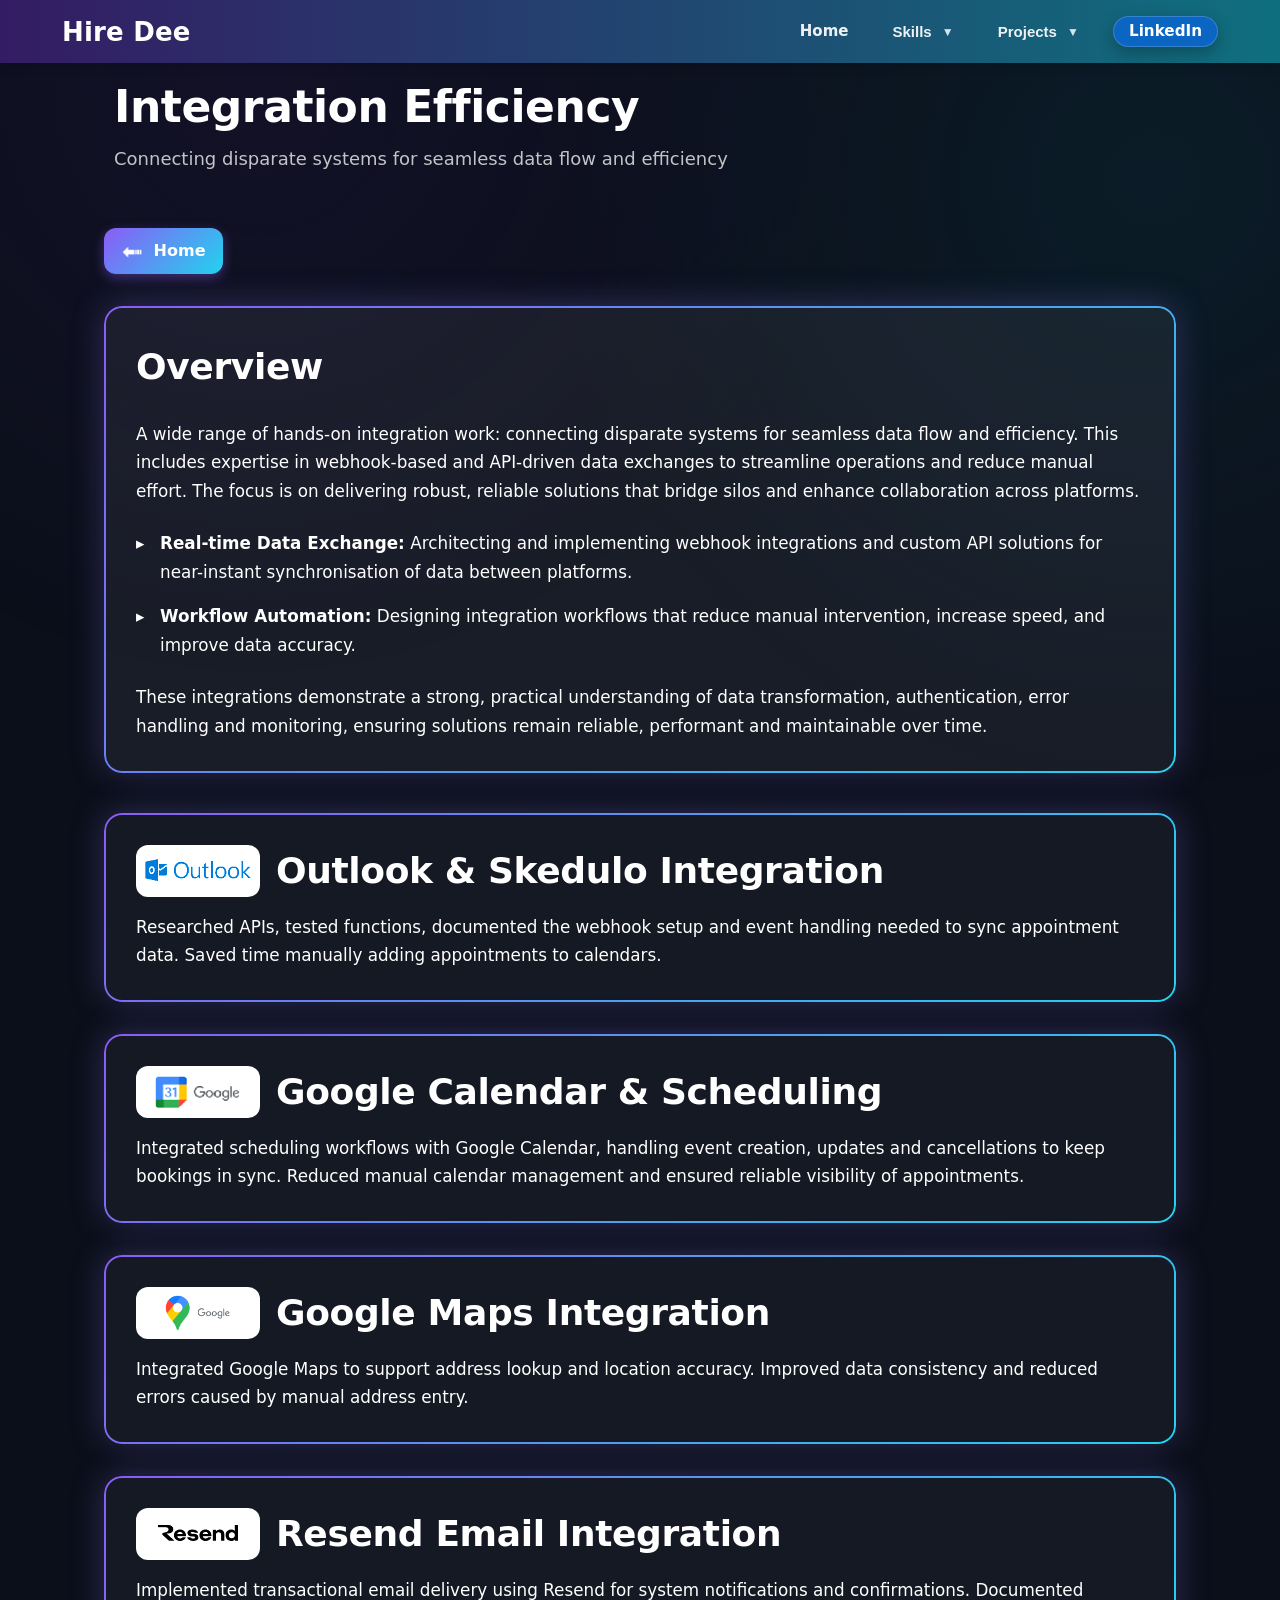
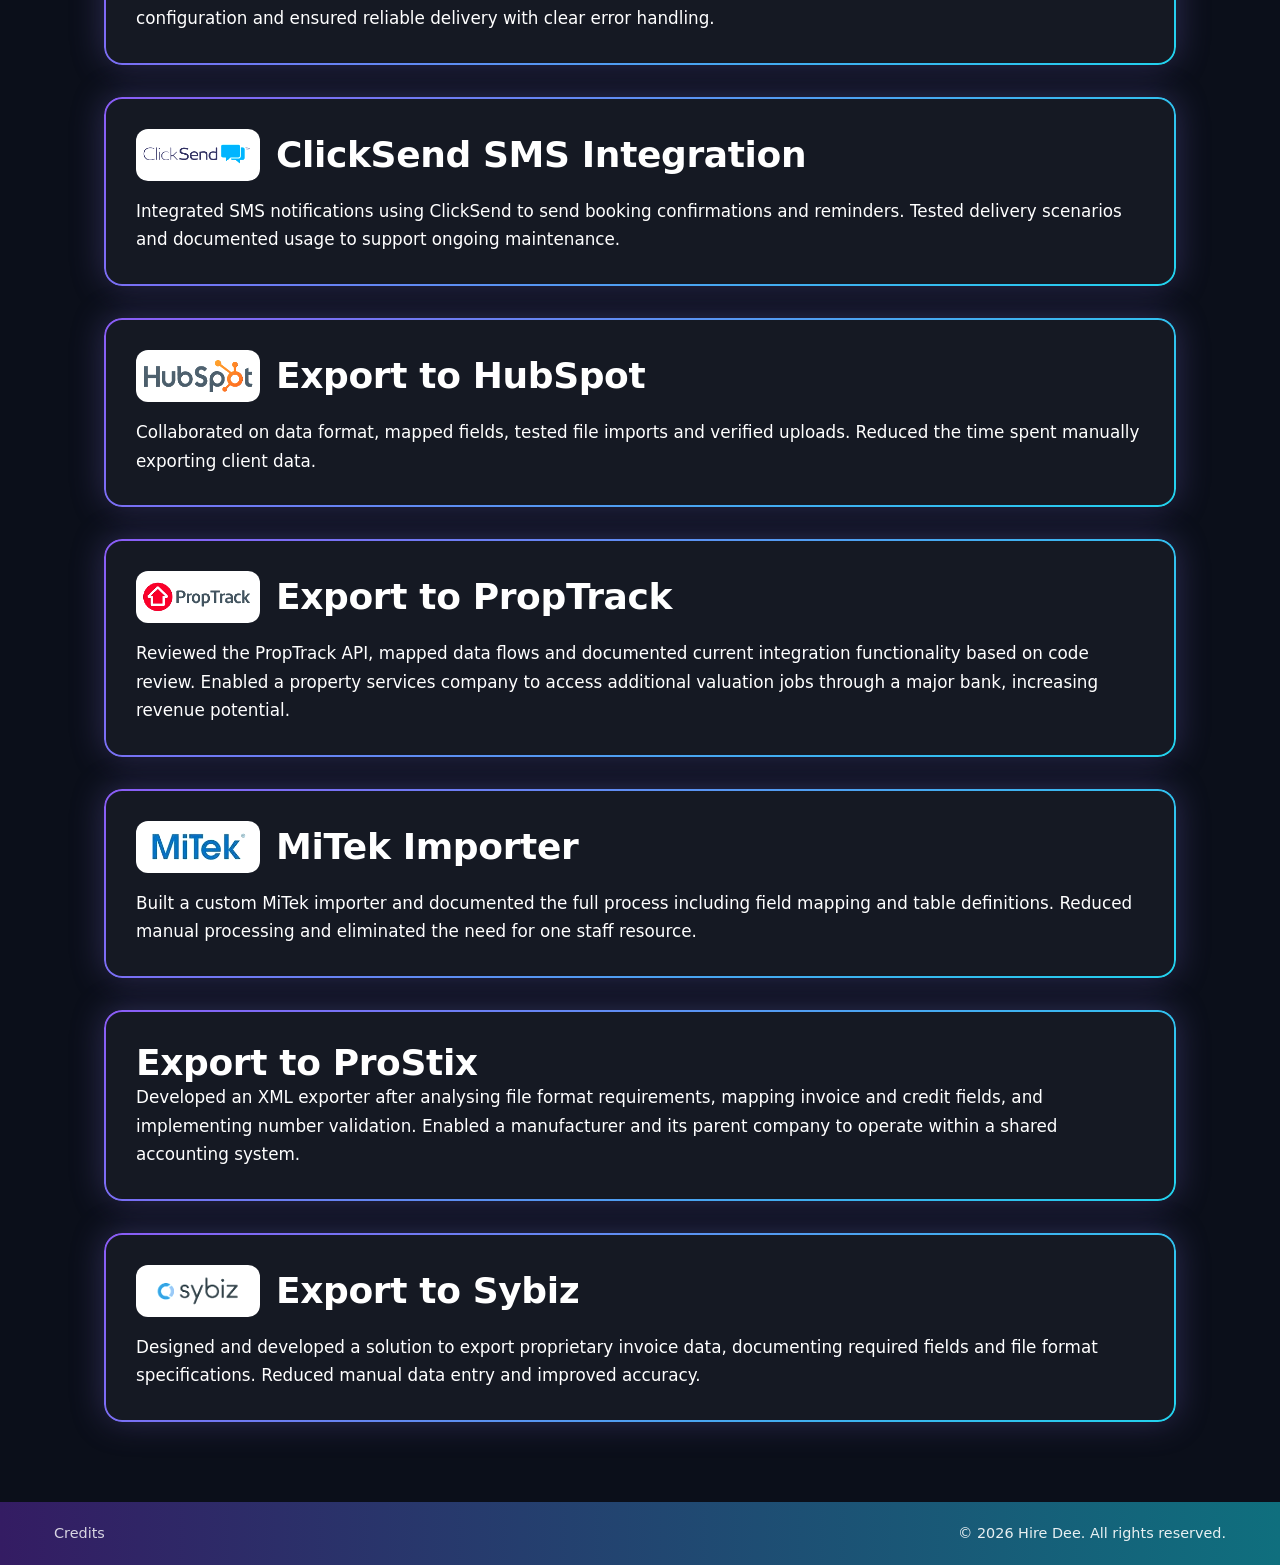
<file: integrations.html>
<!DOCTYPE html>
<html lang="en">
<head>
    <meta charset="UTF-8">
    <meta name="viewport" content="width=device-width, initial-scale=1.0">
    <title>Integration Efficiency - Hire Dee - Brilliant Solutions</title>
    <link rel="icon" type="image/svg+xml" href="light-bulb-outline.svg">
    <link rel="stylesheet" href="styles.css">
    <style>
        /* Integration-specific styles */
        .integration-card {
            background: rgba(255, 255, 255, 0.045);
            border-radius: 18px;
            padding: 2rem;
            margin-bottom: 2rem;
            position: relative;
            box-shadow: 
                0 0 32px rgba(123, 111, 214, 0.35),
                0 10px 24px rgba(0,0,0,0.30);
        }
        
        .integration-card::before {
            content: '';
            position: absolute;
            inset: 0;
            border-radius: 18px;
            padding: 2px;
            background: linear-gradient(135deg, #8b5cf6, #22d3ee);
            -webkit-mask: linear-gradient(#fff 0 0) content-box, linear-gradient(#fff 0 0);
            -webkit-mask-composite: xor;
            mask-composite: exclude;
            pointer-events: none;
        }
        
        /* Heading row */
        .integration-card h3 {
            font-size: 2.25rem;
            font-weight: 800;
            line-height: 1.15;
            margin: 0;
            color: #ffffff;
        }

        .integration-header {
            display: flex;
            align-items: center;
            gap: 16px;
            margin-bottom: 1rem;
        }

        /* Image scales inside the box */
        .integration-icon {
            max-width: 88px;
            max-height: 72px;     /* match container height */
            width: auto;
            height: auto;
            object-fit: contain;
            display: block;
            filter: brightness(1.08) contrast(1.05);
        }

        /* Square icons: contain, do not crop */
        .integration-icon.is-square {
            max-width: 44px;
            max-height: 44px;
            width: auto;
            height: auto;
            object-fit: contain;
        }

        /* Only if needed */
        .integration-icon.is-wide {
            max-height: 68px;
        }

        /* Integration logo container: normalises different logo sizes */
        .logo-badge {
            width: 124px;
            height: 52px;
            background: #ffffff;
            border-radius: 12px;
            display: flex;
            align-items: center;
            justify-content: center;
            flex: 0 0 auto;
        }

        .logo-badge img {
            max-width: 114px;
            max-height: 40px;
            width: auto;
            height: auto;
            display: block;
            object-fit: contain;
        }

        /* Only for wide logos */
        .logo-badge.is-wide {
            width: 122px;
        }

        .logo-badge.is-wide img {
            max-width: 114px;
        }

        .logo-clicksend {
            max-height: 80px;   /* was effectively ~40 */
        }

        .integration-card p {
            font-size: 1.05rem;
            line-height: 1.7;
            color: #ffffff;
            margin-bottom: 1.5rem;
        }
        
        .integration-card p:last-child {
            margin-bottom: 0;
        }
        
        .integration-card ul {
            list-style: none;
            padding: 0;
            margin: 1.5rem 0;
        }
        
        .integration-card ul li {
            font-size: 1.05rem;
            line-height: 1.7;
            color: #ffffff;
            margin-bottom: 1rem;
            padding-left: 1.5rem;
            position: relative;
        }
        
        .integration-card ul li::before {
            content: "▸";
            position: absolute;
            left: 0;
            color: #ffffff;
        }

        .overview-card {
            background: rgba(255, 255, 255, 0.06);
            border-radius: 18px;
            margin-bottom: 2.5rem;
            position: relative;
            padding: 2rem;
            box-shadow: 
                0 0 32px rgba(123, 111, 214, 0.35),
                0 10px 24px rgba(0,0,0,0.30);
        }
        
        .overview-card::before {
            content: '';
            position: absolute;
            inset: 0;
            border-radius: 18px;
            padding: 2px;
            background: linear-gradient(135deg, #8b5cf6, #22d3ee);
            -webkit-mask: linear-gradient(#fff 0 0) content-box, linear-gradient(#fff 0 0);
            -webkit-mask-composite: xor;
            mask-composite: exclude;
            pointer-events: none;
        }
        
        .overview-card h2 {
            font-size: 2.25rem;
            font-weight: 800;
            color: #ffffff;
            margin-bottom: 1.5rem;
        }

        /* MOBILE: stack integration logo above title text */
        @media (max-width: 600px) {
            .integration-card {
                padding: 1.4rem;
            }

            .integration-card h3 {
                font-size: 1.75rem;
            }

            .integration-header {
                flex-direction: column;
                align-items: flex-start;
                gap: 12px;
            }
            
            .overview-card h2 {
                font-size: 1.75rem;
            }
        }
    </style>
</head>
<body>
    <div id="header"></div>
    
    <header class="page-banner">
        <div class="wrap">
            <h1 class="page-banner-title">Integration Efficiency</h1>
            <p class="page-banner-subtitle">Connecting disparate systems for seamless data flow and efficiency</p>
        </div>
    </header>
    
    <div class="container">
        <div class="wrap">
            <a href="index.html" class="primary-btn home-btn"><span class="btn-arrow" aria-hidden="true"></span> Home</a>
            
            <!-- Overview Section -->
            <div class="integration-card overview-card">
                <h2>Overview</h2>
                
                <p>A wide range of hands-on integration work: connecting disparate systems for seamless data flow and efficiency. This includes expertise in webhook-based and API-driven data exchanges to streamline operations and reduce manual effort. The focus is on delivering robust, reliable solutions that bridge silos and enhance collaboration across platforms.</p>
                
                <ul>
                    <li><strong>Real-time Data Exchange:</strong> Architecting and implementing webhook integrations and custom API solutions for near-instant synchronisation of data between platforms.</li>
                    
                    <li><strong>Workflow Automation:</strong> Designing integration workflows that reduce manual intervention, increase speed, and improve data accuracy.</li>
                    
                </ul>
                
                <p>These integrations demonstrate a strong, practical understanding of data transformation, authentication, error handling and monitoring, ensuring solutions remain reliable, performant and maintainable over time.</p>
            </div>
            
            <!-- Individual Integration Cards -->
            
            <div class="integration-card">
                <div class="integration-header">
                    <div class="logo-badge">
                        <img src="images/outlook-logo-long.png" alt="Outlook logo" class="integration-icon">
                    </div>
                    <h3>Outlook & Skedulo Integration</h3>
                </div>
                <p>Researched APIs, tested functions, documented the webhook setup and event handling needed to sync appointment data. Saved time manually adding appointments to calendars.</p>
            </div>
            


            <div class="integration-card">
                <div class="integration-header">
                    <div class="logo-badge">
                        <img src="images/google-calendar.png" alt="Google Calendar logo" class="integration-icon">
                    </div>
                    <h3>Google Calendar & Scheduling</h3>
                </div>
                <p>
                    Integrated scheduling workflows with Google Calendar, handling event creation,
                    updates and cancellations to keep bookings in sync. Reduced manual calendar
                    management and ensured reliable visibility of appointments.
                </p>
            </div>
            
            <div class="integration-card">
                <div class="integration-header">
                    <div class="logo-badge">
                        <img src="images/google-maps.png" alt="Google Maps logo" class="integration-icon">
                    </div>
                    <h3>Google Maps Integration</h3>
                </div>
                <p>Integrated Google Maps to support address lookup and location accuracy. Improved data consistency and reduced errors caused by manual address entry.</p>
            </div>

            <div class="integration-card">
                <div class="integration-header">
                    <div class="logo-badge">
                        <img src="images/resend.png" alt="Resend logo" class="integration-icon">
                    </div>
                    <h3>Resend Email Integration</h3>
                </div>
                <p>Implemented transactional email delivery using Resend for system notifications and confirmations. Documented configuration and ensured reliable delivery with clear error handling.</p>
            </div>

            <div class="integration-card">
                <div class="integration-header">
                    <div class="logo-badge">
                        <img src="images/clicksend.png" alt="ClickSend logo" class="integration-icon logo-clicksend">
                    </div>
                    <h3>ClickSend SMS Integration</h3>
                </div>
                <p>Integrated SMS notifications using ClickSend to send booking confirmations and reminders. Tested delivery scenarios and documented usage to support ongoing maintenance.</p>
            </div>

            <div class="integration-card">
                <div class="integration-header">
                    <div class="logo-badge">
                        <img src="images/hubspot-white.png" alt="HubSpot logo" class="integration-icon">
                    </div>
                    <h3>Export to HubSpot</h3>
                </div>
                <p>Collaborated on data format, mapped fields, tested file imports and verified uploads. Reduced the time spent manually exporting client data.</p>
            </div>
            
            <div class="integration-card">
                <div class="integration-header">
                    <div class="logo-badge">
                        <img src="images/proptrack.png" alt="PropTrack logo" class="integration-icon">
                    </div>
                    <h3>Export to PropTrack</h3>
                </div>
                <p>Reviewed the PropTrack API, mapped data flows and documented current integration functionality based on code review. Enabled a property services company to access additional valuation jobs through a major bank, increasing revenue potential.</p>
            </div>

            <div class="integration-card">
                <div class="integration-header">
                    <div class="logo-badge">
                        <img src="images/mitek.jpg" alt="MiTek logo" class="integration-icon">
                    </div>
                    <h3>MiTek Importer</h3>
                </div>
                <p>Built a custom MiTek importer and documented the full process including field mapping and table definitions. Reduced manual processing and eliminated the need for one staff resource.</p>
            </div>

            <div class="integration-card">
                <h3>
                    Export to ProStix
                </h3>
                <p>Developed an XML exporter after analysing file format requirements, mapping invoice and credit fields, and implementing number validation. Enabled a manufacturer and its parent company to operate within a shared accounting system.</p>
            </div>

            <div class="integration-card">
                <div class="integration-header">
                    <div class="logo-badge">
                        <img src="images/sybiz-logo.png" alt="Sybiz logo" class="integration-icon">
                    </div>
                    <h3>Export to Sybiz</h3>
                </div>
                <p>Designed and developed a solution to export proprietary invoice data, documenting required fields and file format specifications. Reduced manual data entry and improved accuracy.</p>
            </div>
        </div>
    </div>
    
    <div id="footer"></div>
    <script src="includes.js"></script>
</body>
</html>
</file>
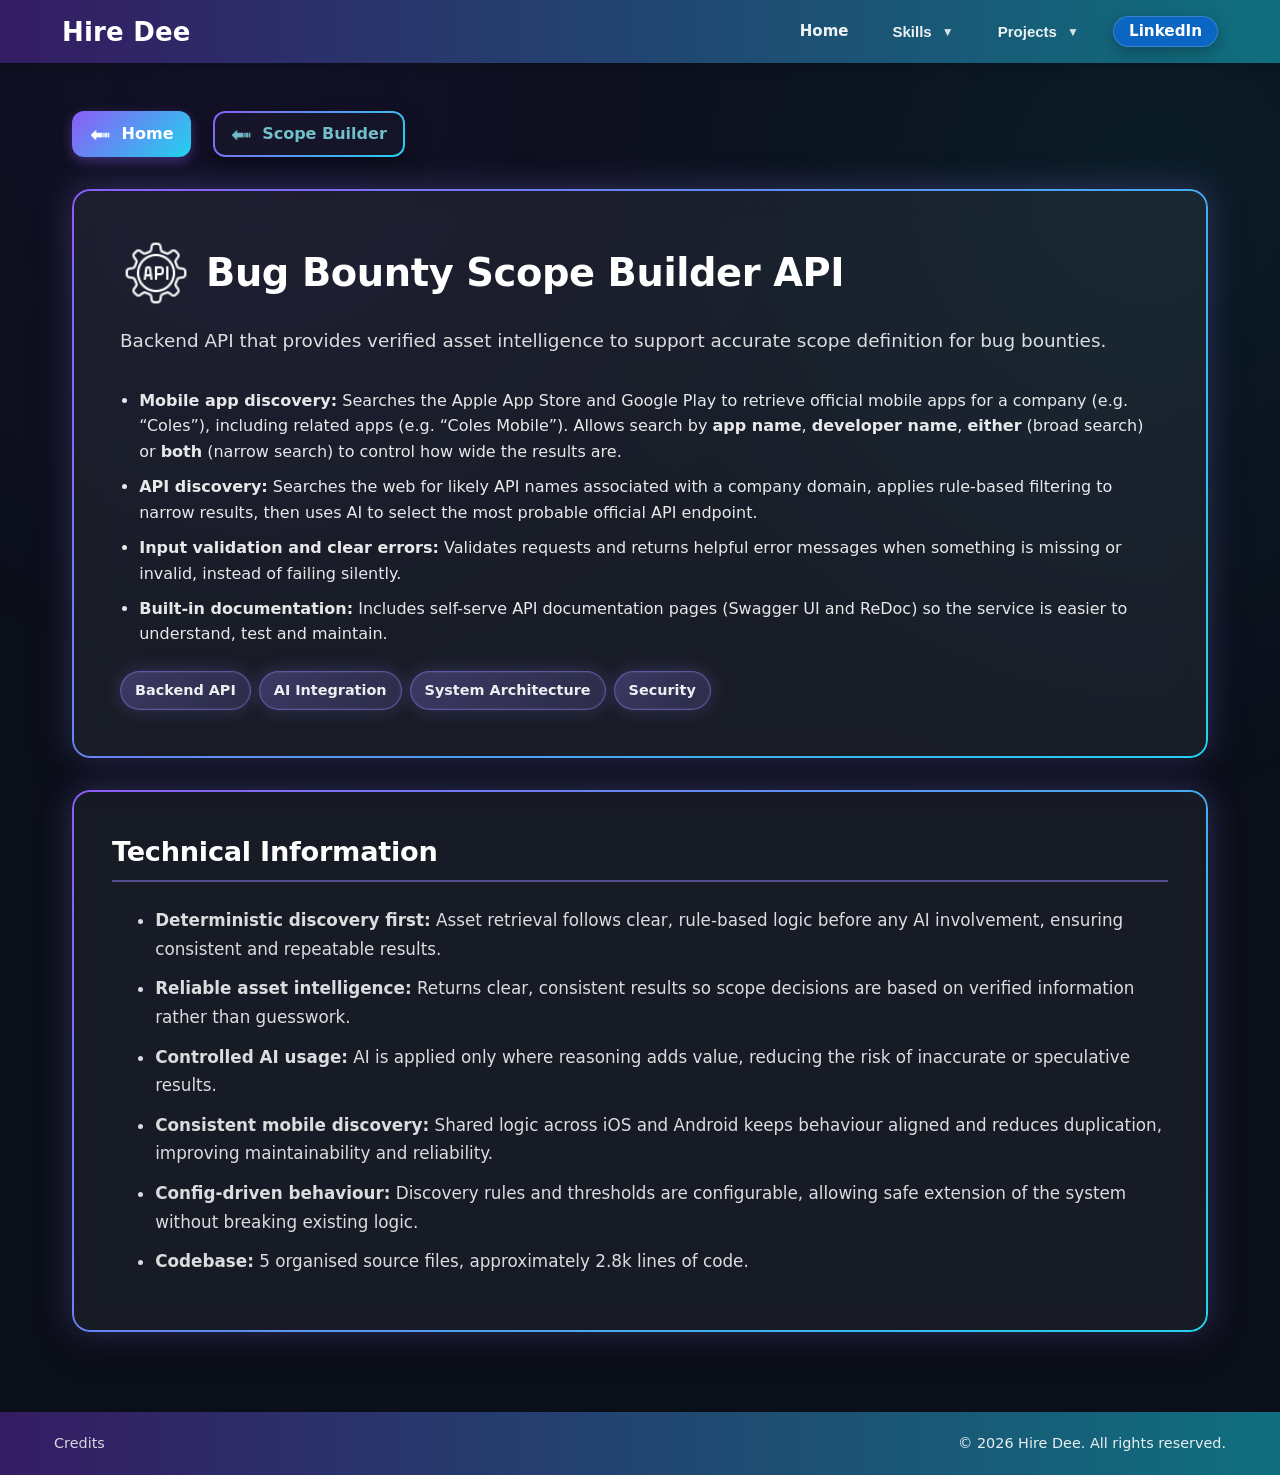
<file: project-scope-builder-api.html>
<!DOCTYPE html>
<html lang="en">
<head>
    <meta charset="UTF-8">
    <meta name="viewport" content="width=device-width, initial-scale=1.0">
    <title>Scope Builder API - Hire Dee - Brilliant Solutions</title>
    <link rel="icon" type="image/svg+xml" href="light-bulb-outline.svg">
    <link rel="stylesheet" href="styles.css">
    <style>
        .back-btn {
            margin-left: 16px;
        }

        .project-snapshot {
            list-style: disc;
            padding-left: 1.2rem;   /* control indent */
            margin: 1.5rem 0;       /* vertical breathing room */
        }

        .project-snapshot li {
            margin-bottom: 0.6rem;
            line-height: 1.6;
            color: rgba(255,255,255,0.9);
        }

        .project-snapshot li strong {
            font-weight: 600;
        }
    </style>
</head>
<body>
    <div id="header"></div>
    
    <div class="container">
        <a href="index.html" class="primary-btn home-btn"><span class="btn-arrow" aria-hidden="true"></span> Home</a>
        <a href="project-scope-builder.html" class="secondary-btn back-btn"><span class="btn-arrow" aria-hidden="true"></span> Scope Builder</a>
        
        <div class="project-header">
            <h2 class="api-project-title">
            <img
                src="images/icons8-rest-api-64.png"
                alt="API icon"
                class="api-project-icon"
            >
                Bug Bounty Scope Builder API
            </h2>
            <p class="subtitle">Backend API that provides verified asset intelligence to support accurate scope definition for bug bounties.</p>
            <ul class="project-snapshot">
                <li><strong>Mobile app discovery:</strong> Searches the Apple App Store and Google Play to retrieve official mobile apps for a company (e.g. “Coles”), including related apps (e.g. “Coles Mobile”). Allows search by <strong>app name</strong>, <strong>developer name</strong>, <strong>either</strong> (broad search) or <strong>both</strong> (narrow search) to control how wide the results are.</li>
                <li><strong>API discovery:</strong> Searches the web for likely API names associated with a company domain, applies rule-based filtering to narrow results, then uses AI to select the most probable official API endpoint.</li>
                <li><strong>Input validation and clear errors:</strong> Validates requests and returns helpful error messages when something is missing or invalid, instead of failing silently.</li>
                <li><strong>Built-in documentation:</strong> Includes self-serve API documentation pages (Swagger UI and ReDoc) so the service is easier to understand, test and maintain.</li>
            </ul>

            <div class="tech-stack">
                <span class="tech-badge">Backend API</span>
                <span class="tech-badge">AI Integration</span>
                <span class="tech-badge">System Architecture</span>
                <span class="tech-badge">Security</span>
            </div>
        </div>
        
        <div class="section">
            <h3>Technical Information</h3>
            <ul class="project-snapshot">
                <li><strong>Deterministic discovery first:</strong> Asset retrieval follows clear, rule-based logic before any AI involvement, ensuring consistent and repeatable results.</li>
                <li><strong>Reliable asset intelligence:</strong> Returns clear, consistent results so scope decisions are based on verified information rather than guesswork.</li>
                <li><strong>Controlled AI usage:</strong> AI is applied only where reasoning adds value, reducing the risk of inaccurate or speculative results.</li>
                <li><strong>Consistent mobile discovery:</strong> Shared logic across iOS and Android keeps behaviour aligned and reduces duplication, improving maintainability and reliability.</li>
                <li><strong>Config-driven behaviour:</strong> Discovery rules and thresholds are configurable, allowing safe extension of the system without breaking existing logic.</li>
                <li><strong>Codebase:</strong> 5 organised source files, approximately 2.8k lines of code.</li>
            </ul>
        </div>
    </div>
    
    <div id="footer"></div>
    <script src="includes.js"></script>
</body>
</html>
</file>
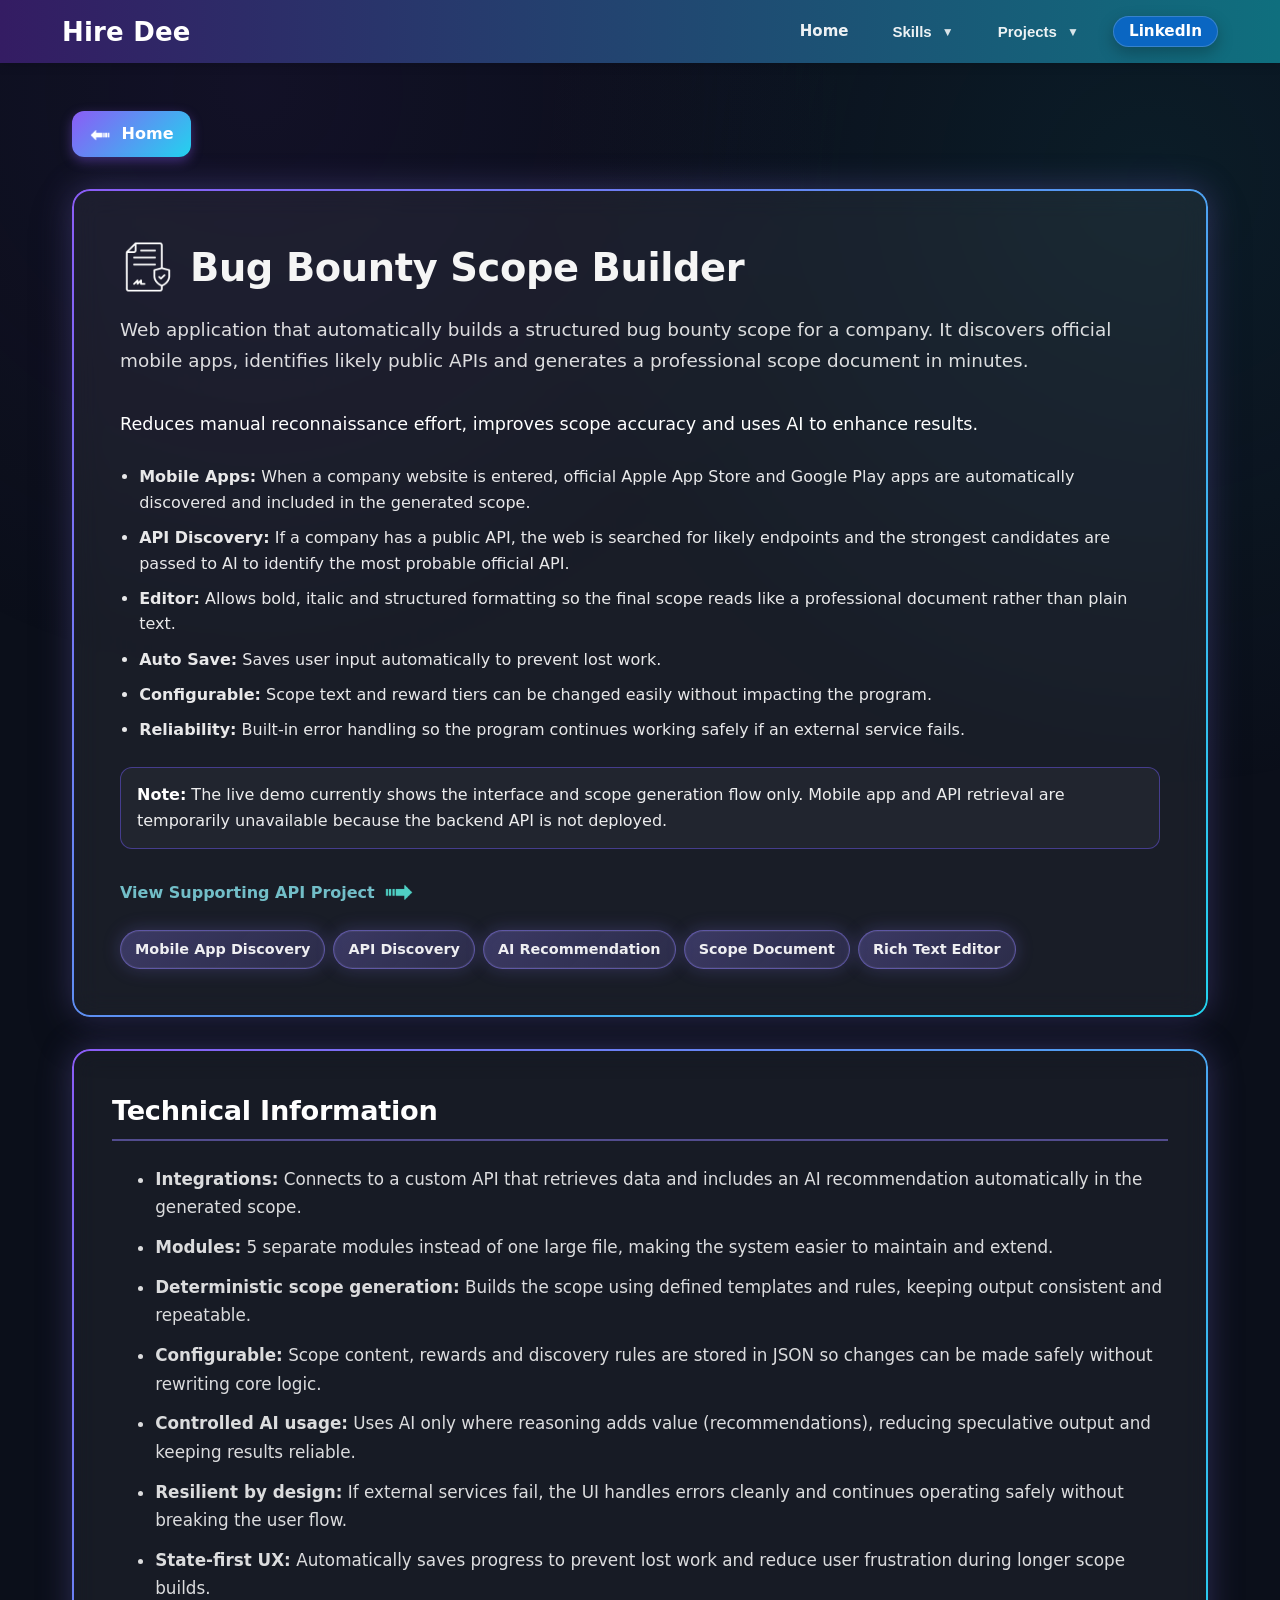
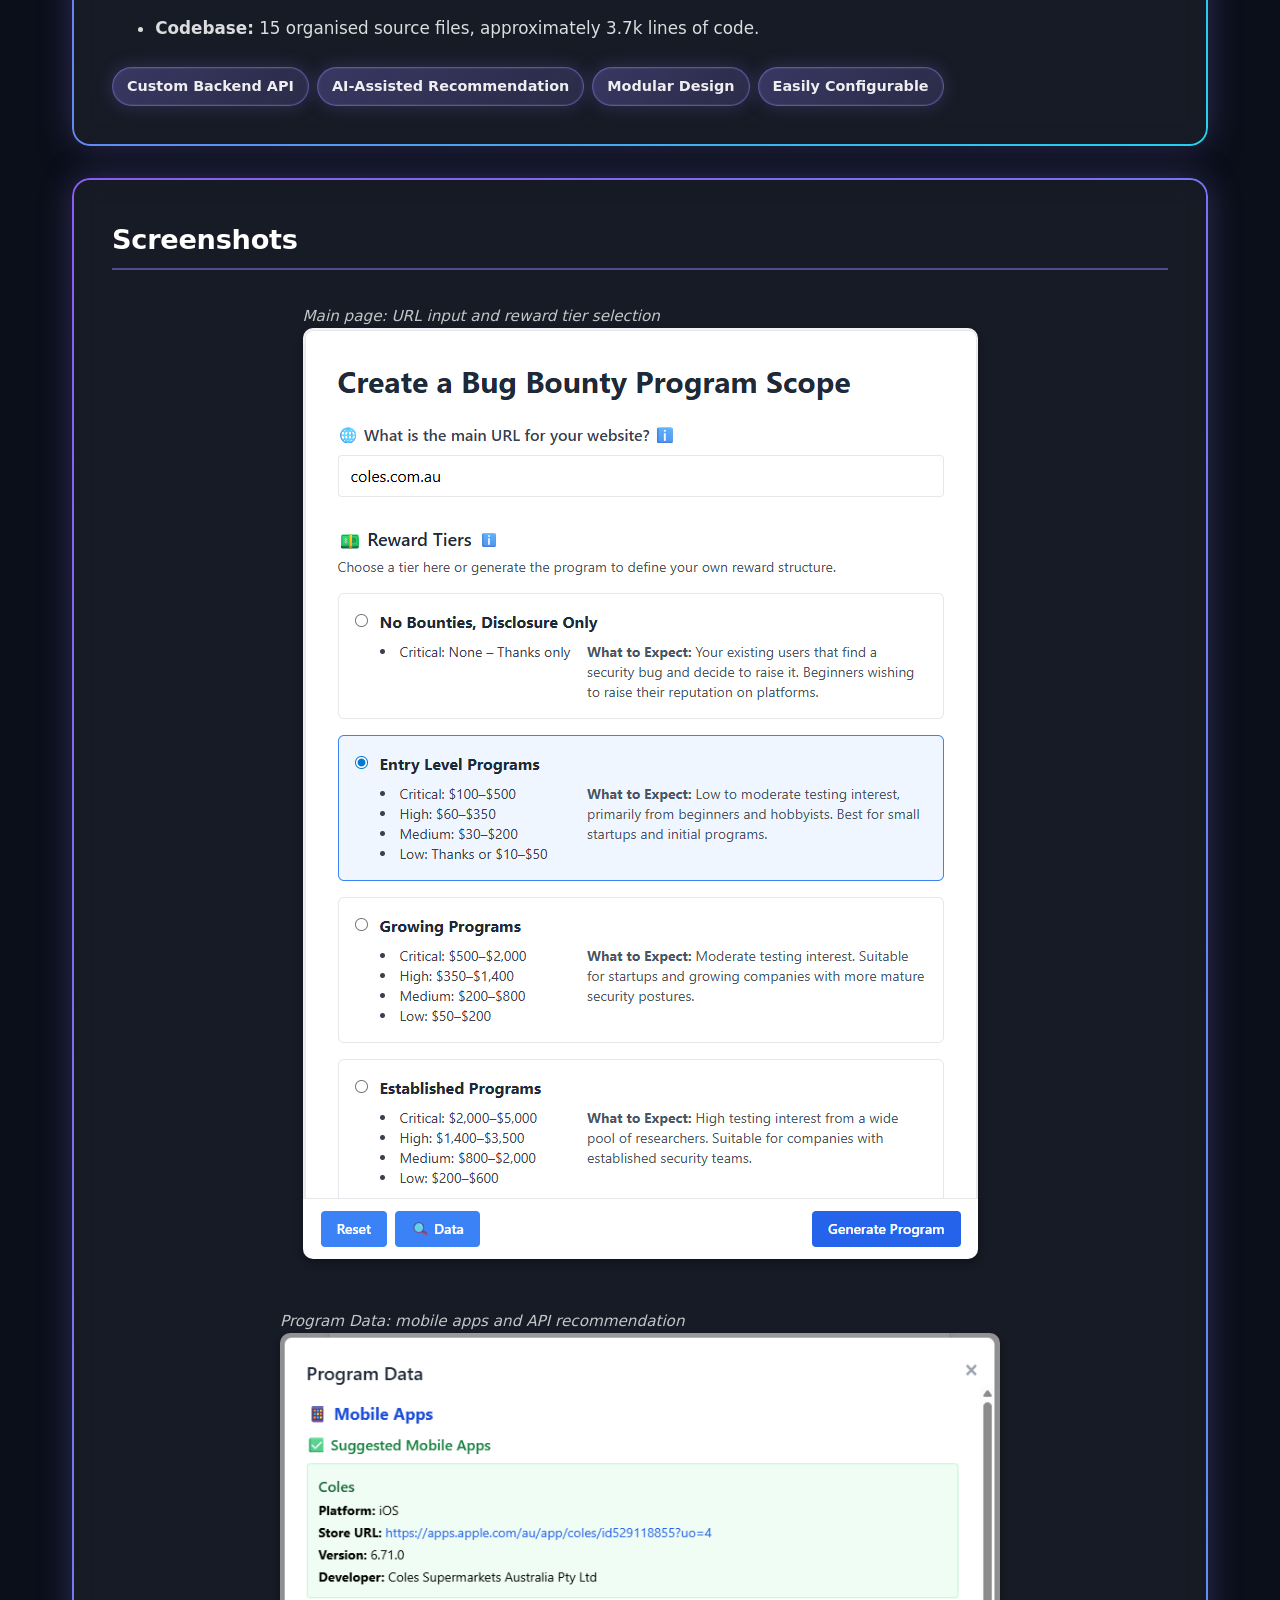
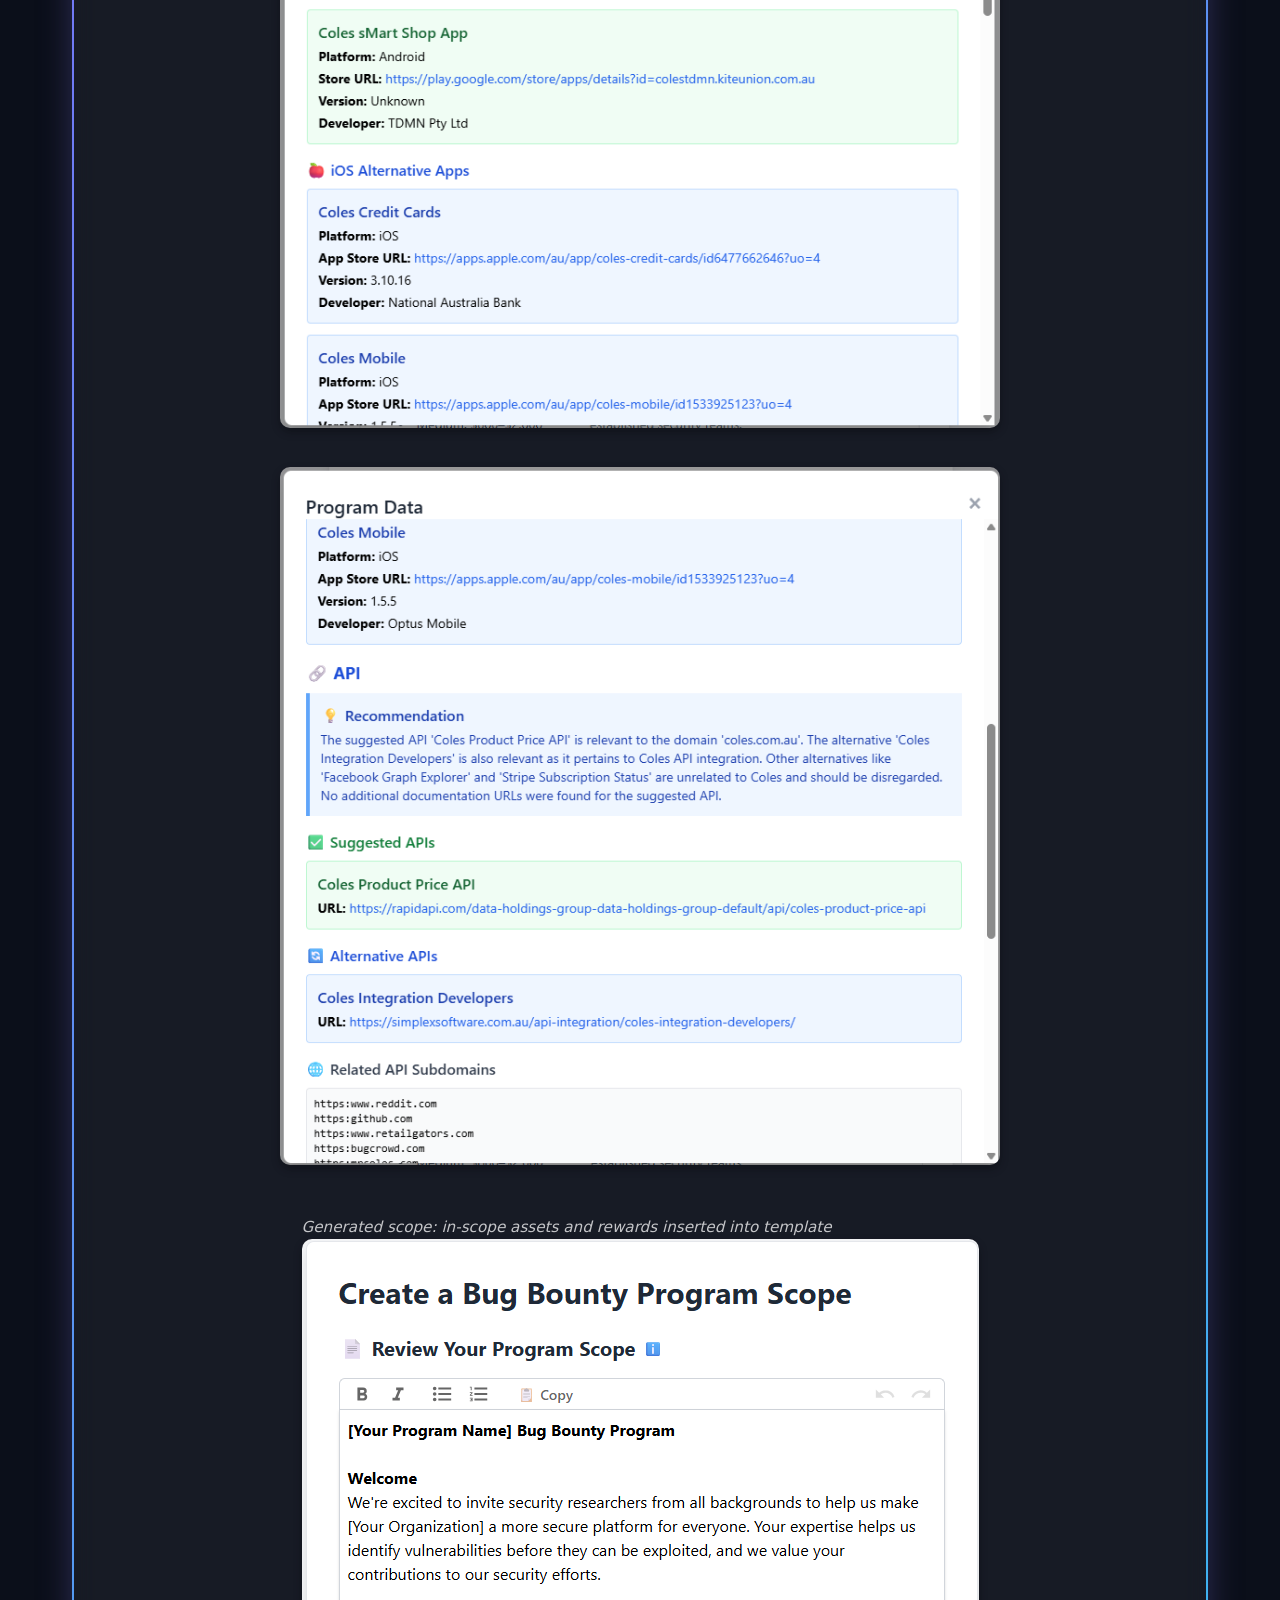
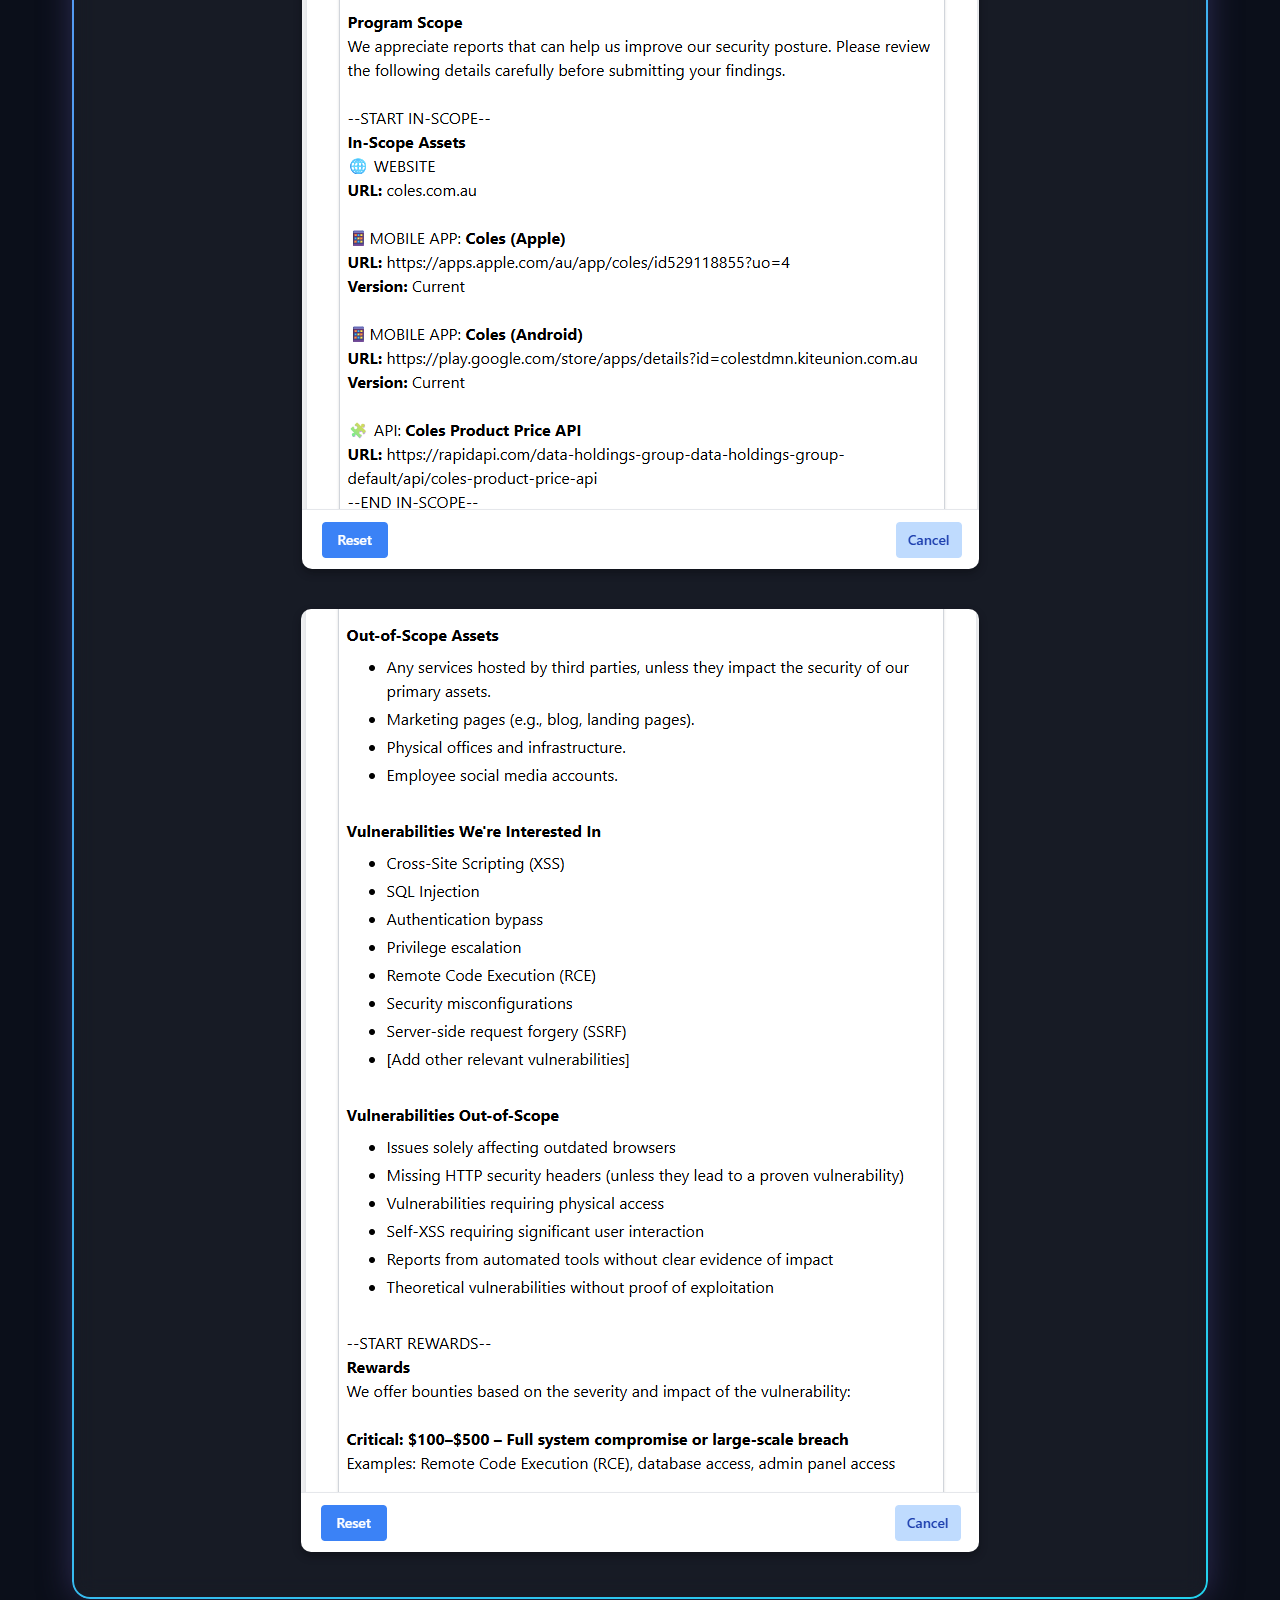
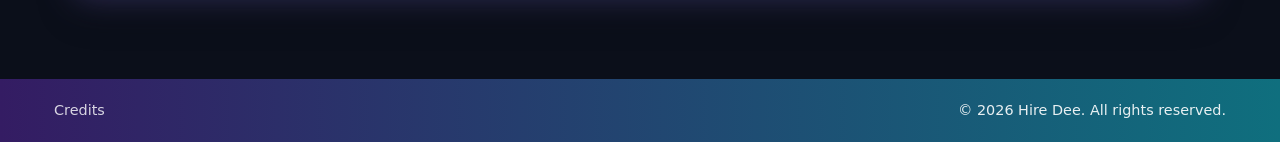
<file: project-scope-builder.html>
<!DOCTYPE html>
<html lang="en">
<head>
    <meta charset="UTF-8">
    <meta name="viewport" content="width=device-width, initial-scale=1.0">
    <title>Scope Builder - Hire Dee - Brilliant Solutions</title>
    <link rel="icon" type="image/svg+xml" href="light-bulb-outline.svg">
    <link rel="stylesheet" href="styles.css">
    <style>
        .project-snapshot {
            list-style: disc;
            padding-left: 1.2rem;   /* control indent */
            margin: 1.5rem 0;       /* vertical breathing room */
        }

        .project-snapshot li {
            margin-bottom: 0.6rem;
            line-height: 1.6;
            color: rgba(255,255,255,0.9);
        }

        .project-snapshot li strong {
            font-weight: 600;
        }

        .scope-project-title a,
        .scope-project-title a:visited,
        .scope-project-title a:hover,
        .scope-project-title a:active {
            color: #f5f5f5;
            text-decoration: none;
        }

        .scope-project-title a:hover {
            text-decoration: underline;
        }
    </style>
</head>
<body>
    <div id="header"></div>
    
    <div class="container">
        <a href="index.html" class="primary-btn home-btn"><span class="btn-arrow" aria-hidden="true"></span> Home</a>
        
        <div class="project-header">
            <h2 class="scope-project-title">
                <img
                    src="images/document.png"
                    alt="Scope document icon"
                    class="scope-project-icon"
                >
                <a href="https://deehubforgit.github.io/bug-bounty-scope-builder/" target="_blank" rel="noopener noreferrer">
                    Bug Bounty Scope Builder
                </a>
            </h2>
            
            <p class="subtitle">Web application that automatically builds a structured bug bounty scope for a company. It discovers official mobile apps, identifies likely public <span title="Application Programming Interface – a software interface that allows systems to communicate and exchange data">APIs</span> and generates a professional scope document in minutes.</p>
            <p class="intro">Reduces manual reconnaissance effort, improves scope accuracy and uses AI to enhance results.</p>
            <ul class="project-snapshot">
                <li><strong>Mobile Apps:</strong> When a company website is entered, official Apple App Store and Google Play apps are automatically discovered and included in the generated scope.</li>
                <li><strong>API Discovery:</strong> If a company has a public API, the web is searched for likely endpoints and the strongest candidates are passed to AI to identify the most probable official API.</li>
                <li><strong>Editor:</strong> Allows bold, italic and structured formatting so the final scope reads like a professional document rather than plain text.</li>
                <li><strong>Auto Save:</strong> Saves user input automatically to prevent lost work.</li>
                <li><strong>Configurable:</strong> Scope text and reward tiers can be changed easily without impacting the program.</li>
                <li><strong>Reliability:</strong> Built-in error handling so the program continues working safely if an external service fails.</li>
            </ul>

            <p class="project-note">
                <strong>Note:</strong> The live demo currently shows the interface and scope generation flow only. Mobile app and API retrieval are temporarily unavailable because the backend API is not deployed.
            </p>

            <a href="project-scope-builder-api.html" class="project-link">
                View Supporting API Project <span class="skill-link-arrow" aria-hidden="true"></span>
            </a>

            <!-- Feature pills -->
            <div class="tech-stack">
                <span class="tech-badge">Mobile App Discovery</span>
                <span class="tech-badge">API Discovery</span>
                <span class="tech-badge">AI Recommendation</span>
                <span class="tech-badge">Scope Document</span>
                <span class="tech-badge">Rich Text Editor</span>
            </div>
        </div>
        <div class="section">
            <h3>Technical Information</h3>
            <ul class="project-snapshot">
                <li><strong>Integrations:</strong> Connects to a custom API that retrieves data and includes an AI recommendation automatically in the generated scope.</li>
                <li><strong>Modules:</strong> 5 separate modules instead of one large file, making the system easier to maintain and extend.</li>
                <li><strong>Deterministic scope generation:</strong> Builds the scope using defined templates and rules, keeping output consistent and repeatable.</li>
                <li><strong>Configurable:</strong> Scope content, rewards and discovery rules are stored in JSON so changes can be made safely without rewriting core logic.</li>
                <li><strong>Controlled AI usage:</strong> Uses AI only where reasoning adds value (recommendations), reducing speculative output and keeping results reliable.</li>
                <li><strong>Resilient by design:</strong> If external services fail, the UI handles errors cleanly and continues operating safely without breaking the user flow.</li>
                <li><strong>State-first UX:</strong> Automatically saves progress to prevent lost work and reduce user frustration during longer scope builds.</li>
                <li><strong>Codebase:</strong> 15 organised source files, approximately 3.7k lines of code.</li>
            </ul>

            <div class="tech-stack">
                <span class="tech-badge">Custom Backend API</span>
                <span class="tech-badge">AI-Assisted Recommendation</span>
                <span class="tech-badge">Modular Design</span>
                <span class="tech-badge">Easily Configurable</span>
            </div>
        </div>

        <div class="section">
            <h3>Screenshots</h3>

            <div class="screenshot-grid">
                <figure class="screenshot">
                <figcaption>Main page: URL input and reward tier selection</figcaption>
                <img src="images/scope-builder-page-1.png" alt="Scope builder main page showing URL input and reward tiers">
                </figure>

                <figure class="screenshot">
                <figcaption>Program Data: mobile apps and API recommendation</figcaption>
                <img src="images/scope-builder-program-data-1.png" alt="Program Data modal showing mobile apps and API recommendation">
                </figure>
                <figure class="screenshot">
                <img src="images/scope-builder-program-data-2.png" alt="Program Data modal showing suggested and alternative mobile apps">
                </figure>
                
                <figure class="screenshot">
                <figcaption>Generated scope: in-scope assets and rewards inserted into template</figcaption>
                <img src="images/scope-builder-page2.png" alt="Scope review page showing generated scope content in editor">
                </figure>
                <figure class="screenshot">
                <img src="images/scope-builder-page2-2.png" alt="Scope review page showing generated scope content in editor">
                </figure>
            </div>
        </div>
    </div>
    
    <div id="footer"></div>
    <script src="includes.js"></script>
</body>
</html>
</file>
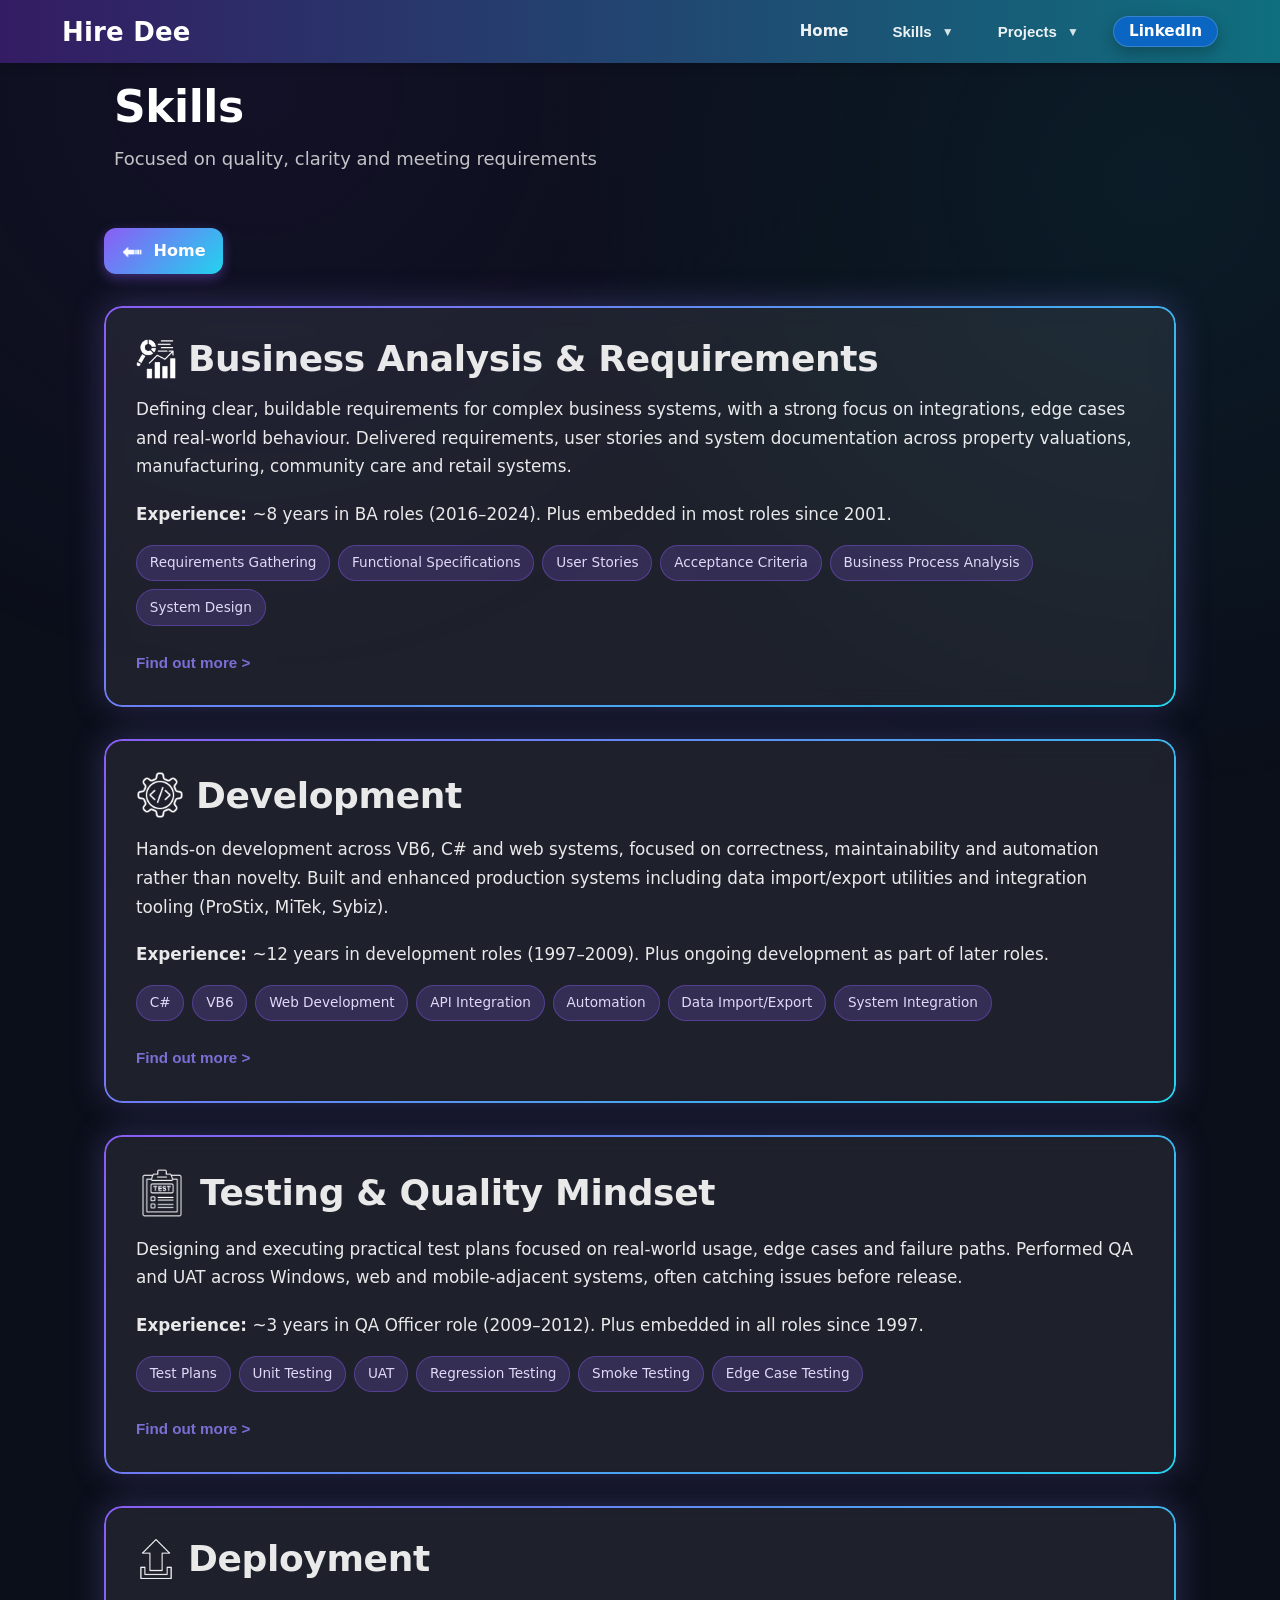
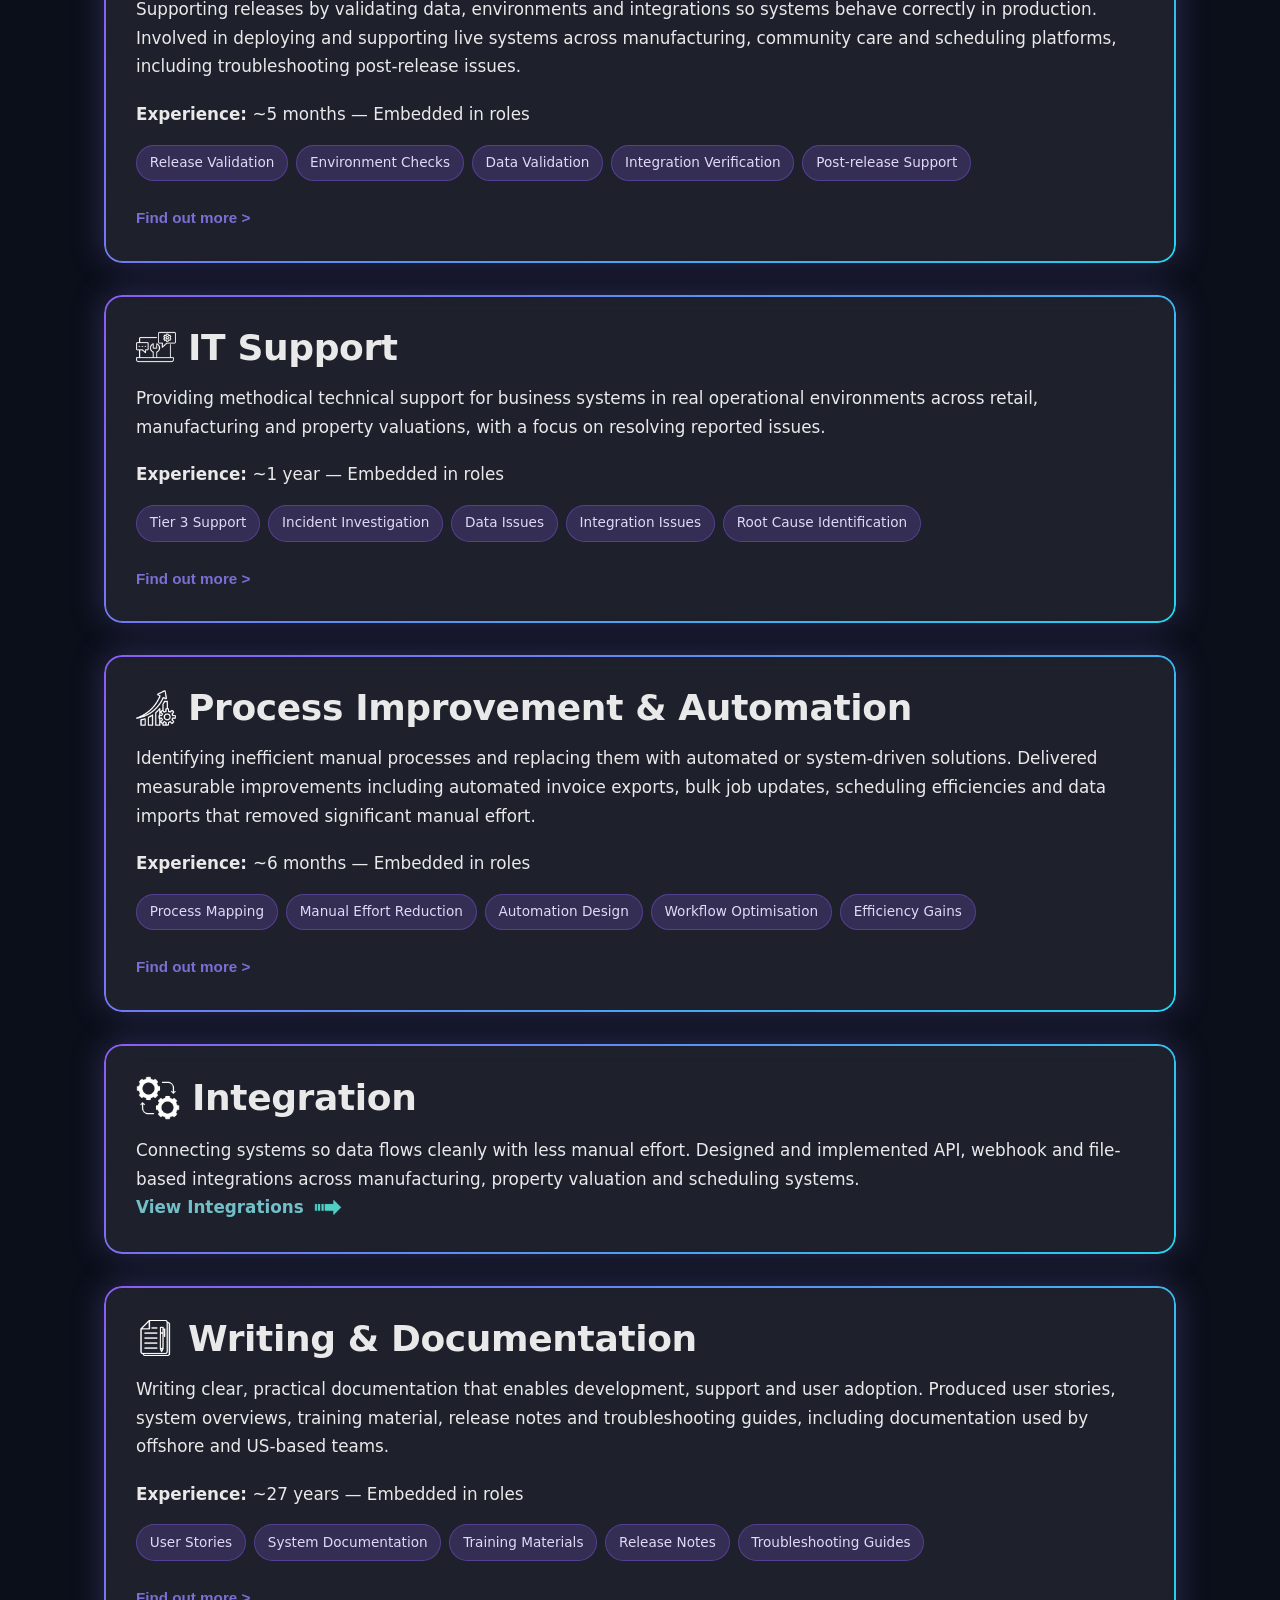
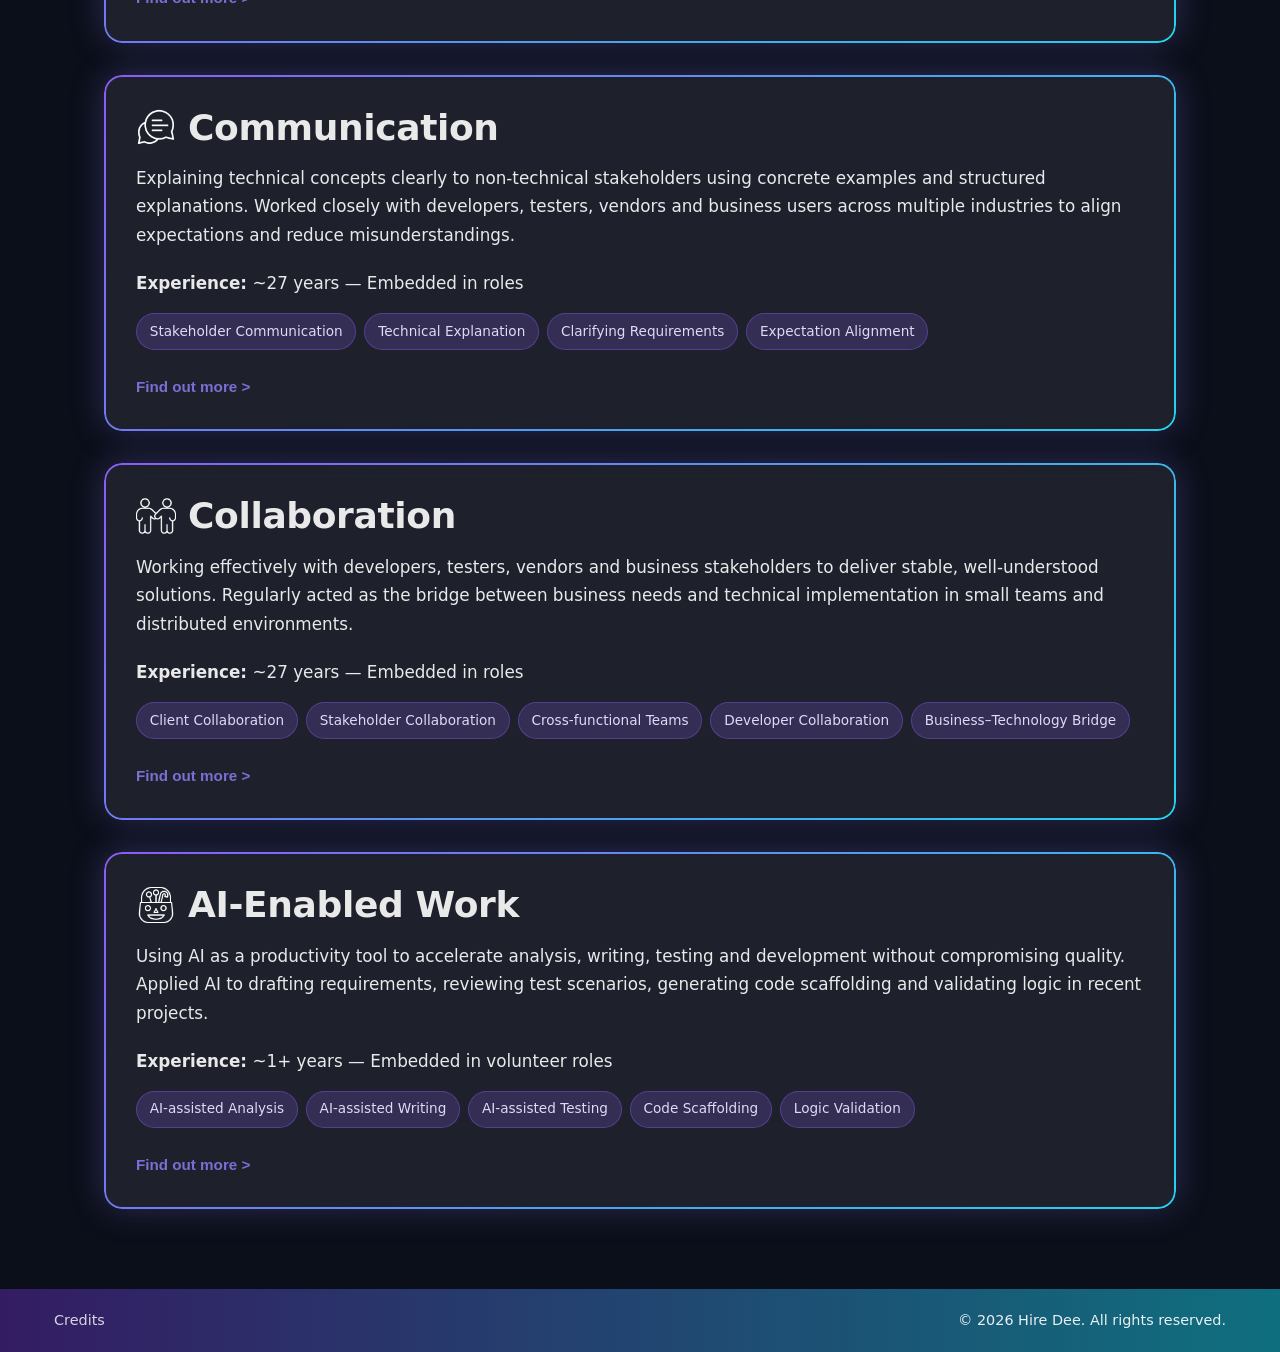
<file: skills.html>
<!DOCTYPE html>
<html lang="en">
<head>
    <meta charset="UTF-8">
    <meta name="viewport" content="width=device-width, initial-scale=1.0">
    <title>Skills - Hire Dee - Brilliant Solutions</title>
    <link rel="icon" type="image/svg+xml" href="light-bulb-outline.svg">
    <link rel="stylesheet" href="styles.css">
    <style>
        /* Skills page-specific card styling */
        .skill-card.is-static {
            padding: 2rem;
            margin-bottom: 2rem;
        }
        
        /* Ensure no hover effects on skills page */
        .skill-card.is-static:hover {
            transform: none !important;
            border-color: rgba(123, 111, 214, 0.35) !important;
            box-shadow: 
                0 0 0 1px rgba(123, 111, 214, 0.4) inset,
                0 0 32px rgba(123, 111, 214, 0.35),
                0 10px 24px rgba(0,0,0,0.30) !important;
        }
        
        .skill-card.is-static h3 {
            font-size: 2.25rem; 
            font-weight: 800;  /* keeps the outline clean */
            line-height: 1.15;
            margin-bottom: 1rem;
            display: flex;
            align-items: center;
            gap: 0.75rem;
            border-bottom: none;
        }
        
        .skill-card.is-static p {
            font-size: 1.05rem;
            line-height: 1.7;
        }


        .skill-card img,
        .skill-card .skill-icon {
            filter: brightness(0) invert(1);
        }

        .business-analysis-icon {
            width: 40px;
            height: 40px;
            flex: 0 0 auto;
        }

        .development-icon {
            width: 48px;
            height: 48px;
            flex: 0 0 auto;
        }

        .testing-icon {
            width: 52px;
            height: 52px;
            flex: 0 0 auto;
        }

        .deployment-icon {
            width: 40px;
            height: 40px;
            flex: 0 0 auto;
        }

        .support-icon {
            width: 40px;
            height: 40px;
            flex: 0 0 auto;
        }

        .writing-icon {
            width: 40px;
            height: 40px;
            flex: 0 0 auto;
        }
        
        .communication-icon {
            width: 40px;
            height: 40px;
            flex: 0 0 auto;
        }

        .collaboration-icon {
            width: 40px;
            height: 40px;
            flex: 0 0 auto;
        }

        .ai-icon {
            width: 40px;
            height: 40px;
            flex: 0 0 auto;
        }

        .process-icon {
            width: 40px;
            height: 40px;
            flex: 0 0 auto;
        }

        .integration-icon {
            width: 44px;
            height: 44px;
            flex: 0 0 auto;
            filter: brightness(0) invert(1);
        }

        .skill-experience {
            margin-top: 1rem;
            font-size: 0.95rem;
            color: rgba(235, 228, 255, 0.85);
        }

        .skill-pills {
            display: flex;
            flex-wrap: wrap;
            gap: 0.5rem;
            margin-top: 1rem;
            margin-bottom: 14px;
        }

        .pill {
            background: rgba(139, 92, 246, 0.2);
            border: 1px solid rgba(139, 92, 246, 0.4);
            color: rgba(235, 228, 255, 0.95);
            padding: 0.4rem 0.8rem;
            border-radius: 20px;
            font-size: 0.85rem;
            font-weight: 500;
        }

        .skill-card.is-static p.skill-description {
            margin-bottom: 1.2rem;
        }

        /* Mobile: prevent heading overflow */
        @media (max-width: 600px) {
            .skill-card.is-static {
                padding: 1.4rem;          /* slightly tighter */
            }

            .skill-card.is-static h3 {
                font-size: 1.75rem;       /* key: smaller on mobile */
                line-height: 1.15;
                gap: 0.6rem;
                flex-wrap: nowrap;        /* keep icon + text as one row */
                align-items: flex-start;  /* stops vertical weirdness */
            }

            .skill-card.is-static h3 img {
                width: 34px;              /* reduce the icon footprint */
                height: 34px;
            }

            .skill-heading-text {
                display: block;
                min-width: 0;             /* important for flex overflow */
                overflow-wrap: anywhere;  /* allow wrapping instead of overflow */
            }
        }

        /* Expandable skill card content */
        .skill-more-content {
            display: none;
            margin-top: 20px;  /* clearer separation from pills */
            color: rgba(235, 228, 255, 0.95);  /* match body text tone */
        }

        .skill-card.expanded .skill-more-content {
            display: block;
        }

        .skill-more-toggle {
            font-size: 0.95rem;     /* slightly larger than pill text */
            line-height: 1.4;
            margin-top: 12px;
            background: none;
            border: none;
            padding: 0;
            color: var(--accent-purple);
            font-weight: 600;
            cursor: pointer;
        }

        .skill-more-toggle:hover {
            text-decoration: underline;
        }

        .skill-more-content ul {
            margin-top: 0.8rem;
            padding-left: 1.2rem;   /* controlled indent */
        }

        .skill-more-content li {
            margin-bottom: 0.5rem;
            line-height: 1.6;
        }
    </style>
</head>
<body>
    <div id="header"></div>
    
    <header class="page-banner">
        <div class="wrap">
            <h1 class="page-banner-title">Skills</h1>
            <p class="page-banner-subtitle">Focused on quality, clarity and meeting requirements</p>
        </div>
    </header>
    
    <div class="container">
        <div class="wrap">
            <a href="index.html" class="primary-btn home-btn"><span class="btn-arrow" aria-hidden="true"></span> Home</a>
            <div class="skill-card is-static" id="requirements">
                <h3>
                    <img
                        src="images/market-analysis_11858229.png"
                        alt="Business Analysis icon"
                        class="business-analysis-icon"
                    >
                    <span class="skill-heading-text">Business Analysis & Requirements</span>
                </h3>
                <p class="skill-description">
                    Defining clear, buildable requirements for complex business systems, with a strong focus on integrations, edge cases and real-world behaviour. Delivered requirements, user stories and system documentation across property valuations, manufacturing, community care and retail systems.
                </p>
                <p class="skill-experience">
                    <strong>Experience:</strong> ~8 years in BA roles (2016–2024).  Plus embedded in most roles since 2001.
                </p>
                <div class="skill-pills">
                    <span class="pill">Requirements Gathering</span>
                    <span class="pill">Functional Specifications</span>
                    <span class="pill">User Stories</span>
                    <span class="pill">Acceptance Criteria</span>
                    <span class="pill">Business Process Analysis</span>
                    <span class="pill">System Design</span>
                </div>
                <button class="skill-more-toggle" aria-expanded="false">
                    Find out more >
                </button>

                <div class="skill-more-content">
                    <ul>
                        <li>Led workshops at Opteon to define enhancements for Halo and Skedulo, capturing process flows, edge cases and integration impacts in Azure DevOps.</li>
                        <li>Wrote detailed user stories with acceptance criteria that incorporated data mapping, API behaviour and error handling scenarios.</li>
                        <li>Defined integration requirements for CoreLogic, Outlook, HubSpot and PropTrack, identifying data constraints and vendor limitations before build.</li>
                        <li>Documented manufacturing modules at Timbertruss including Invoicing, Pricing and Rectifications with field-level rules and business logic.</li>
                        <li>Produced system specifications after client site visits during early MAJIC development, translating operational workflows into structured documentation.</li>
                        <li>Designed wireframes and clarified functional specifications to reduce rework and developer ambiguity.</li>
                    </ul>
                </div>
            </div>

            <div class="skill-card is-static" id="development">
                <h3>
                    <img
                        src="images/icons8-development-64.png"
                        alt="Development icon"
                        class="development-icon"
                    >
                    <span class="skill-heading-text">Development</span>
                </h3>
                <p class="skill-description">Hands-on development across VB6, C# and web systems, focused on correctness, maintainability and automation rather than novelty. Built and enhanced production systems including data import/export utilities and integration tooling (ProStix, MiTek, Sybiz).</p>
                <p class="skill-experience">
                    <strong>Experience:</strong> ~12 years in development roles (1997–2009).  Plus ongoing development as part of later roles.
                </p>
                <div class="skill-pills">
                    <span class="pill">C#</span>
                    <span class="pill">VB6</span>
                    <span class="pill">Web Development</span>
                    <span class="pill">API Integration</span>
                    <span class="pill">Automation</span>
                    <span class="pill">Data Import/Export</span>
                    <span class="pill">System Integration</span>
                </div>
                <button class="skill-more-toggle" aria-expanded="false">
                    Find out more >
                </button>

                <div class="skill-more-content">
                    <ul>
                        <li>Developed major modules in VB6 for MAJIC, including invoice export to Sybiz and integration logic for ProStix and MiTek.</li>
                        <li>Completed C# development for RFID label printing and a library item importer at FE Technologies.</li>
                        <li>Built web-based enhancements during system redevelopment projects.</li>
                        <li>Created automation utilities that removed the equivalent of one full-time manual processing role.</li>
                        <li>Developed reports and data tools using C# and SQL to support operational decision-making.</li>
                        <li>Focused on correctness and maintainability, prioritising stable production behaviour over experimental approaches.</li>
                    </ul>
                </div>
            </div>

            <div class="skill-card is-static" id="testing">
                <h3> 
                    <img
                        src="images/multiple-choice_13366685.png"
                        alt="Testing icon"
                        class="testing-icon"
                    >
                    <span class="skill-heading-text">Testing & Quality Mindset</span>
                </h3>
                <p class="skill-description">Designing and executing practical test plans focused on real-world usage, edge cases and failure paths. Performed QA and UAT across Windows, web and mobile-adjacent systems, often catching issues before release.</p>
                <p class="skill-experience">
                    <strong>Experience:</strong> ~3 years in QA Officer role (2009–2012).  Plus embedded in all roles since 1997.
                </p>

                <div class="skill-pills">
                    <span class="pill">Test Plans</span>
                    <span class="pill">Unit Testing</span>
                    <span class="pill">UAT</span>
                    <span class="pill">Regression Testing</span>
                    <span class="pill">Smoke Testing</span>
                    <span class="pill">Edge Case Testing</span>
                </div>
                <button class="skill-more-toggle" aria-expanded="false">
                    Find out more >
                </button>

                <div class="skill-more-content">
                    <ul>
                        <li>Created structured test plans for CarelinkPlus, MAJIC and Halo systems, covering functional, regression and edge case testing.</li>
                        <li>Facilitated UAT sessions at Opteon, escalating defects to technical teams and validating fixes before release.</li>
                        <li>Performed Y2K testing on retail systems, preventing critical failures during the 2000 transition.</li>
                        <li>Designed failure-path testing scenarios for data imports and integrations to validate real-world behaviour.</li>
                        <li>Identified data formatting and import errors early by developing validation logic in Excel and SQL.</li>
                    </ul>
                </div>
            </div>

            <div class="skill-card is-static" id="deployment">
                <h3>
                    <img
                        src="images/upload_9780059.png"
                        alt="Deployment icon"
                        class="deployment-icon"
                    >
                    <span class="skill-heading-text">Deployment</span>
                </h3>
                <p class="skill-description">Supporting releases by validating data, environments and integrations so systems behave correctly in production. Involved in deploying and supporting live systems across manufacturing, community care and scheduling platforms, including troubleshooting post-release issues.</p>
                <p class="skill-experience">
                    <strong>Experience:</strong> ~5 months — Embedded in roles
                </p>
                <div class="skill-pills">
                    <span class="pill">Release Validation</span>
                    <span class="pill">Environment Checks</span>
                    <span class="pill">Data Validation</span>
                    <span class="pill">Integration Verification</span>
                    <span class="pill">Post-release Support</span>
                </div>
                <button class="skill-more-toggle" aria-expanded="false">
                    Find out more >
                </button>

                <div class="skill-more-content">
                    <ul>
                        <li>Supported production releases by validating integration endpoints, data structures and environment readiness.</li>
                        <li>Verified invoice exports and imports prior to go-live to prevent downstream financial errors.</li>
                        <li>Assisted with on-site system installation and configuration for library systems at FE Technologies.</li>
                        <li>Provided post-release troubleshooting for MAJIC, Halo and Skedulo issues in live environments.</li>
                        <li>Created release notes and deployment documentation to ensure users understood behavioural changes.</li>
                    </ul>
                </div>
            </div>
            
            <div class="skill-card is-static" id="it-support">
                <h3>
                    <img
                        src="images/online-support_12966488.png"
                        alt="IT Support icon"
                        class="support-icon"
                    >
                    <span class="skill-heading-text">IT Support</span>
                </h3>
                <p class="skill-description">Providing methodical technical support for business systems in real operational environments across retail, manufacturing and property valuations, with a focus on resolving reported issues.</p>
                <p class="skill-experience">
                    <strong>Experience:</strong> ~1 year — Embedded in roles
                </p>
                <div class="skill-pills">
                    <span class="pill">Tier 3 Support</span>
                    <span class="pill">Incident Investigation</span>
                    <span class="pill">Data Issues</span>
                    <span class="pill">Integration Issues</span>
                    <span class="pill">Root Cause Identification</span>
                </div>

                <button class="skill-more-toggle" aria-expanded="false">
                    Find out more >
                </button>

                <div class="skill-more-content">
                    <ul>
                        <li>Providing ongoing support for the Auto-Man driving school system, investigating booking, payment (Stripe), calendar and messaging issues across a live production environment.</li>
                        <li>Provided Tier 3 support for the Halo system.</li>
                        <li>Investigated complex Skedulo issues and liaised with the vendor to ensure successful resolution.</li>
                        <li>Documented support processes for the Opteon US-based Jaro system and the local proprietary system Halo.</li>
                        <li>Created technical documentation for the Jaro system, covering system overview, webhooks and a troubleshooting guide, enabling effective support by the US team and faster issue resolution.</li>
                        <li>Investigated issues within Timbertruss’s proprietary system, identifying causes and resolving as appropriate, supporting the system successfully for over a decade.</li>
                        <li>Supported the Big W Layby system, resolving database deadlocks, corrupted files and other issues.</li>
                    </ul>
                </div>
            </div>

            <div class="skill-card is-static" id="process-improvement">
                <h3>
                    <img
                        src="images/improvement_10254717.png"
                        alt="Process Improvement icon"
                        class="process-icon"
                    >
                    <span class="skill-heading-text">Process Improvement & Automation</span>
                </h3>
                <p class="skill-description">Identifying inefficient manual processes and replacing them with automated or system-driven solutions. Delivered measurable improvements including automated invoice exports, bulk job updates, scheduling efficiencies and data imports that removed significant manual effort.</p>
                <p class="skill-experience">
                    <strong>Experience: </strong> ~6 months — Embedded in roles
                </p>
                <div class="skill-pills">
                    <span class="pill">Process Mapping</span>
                    <span class="pill">Manual Effort Reduction</span>
                    <span class="pill">Automation Design</span>
                    <span class="pill">Workflow Optimisation</span>
                    <span class="pill">Efficiency Gains</span>
                </div>
                <button class="skill-more-toggle" aria-expanded="false">
                    Find out more >
                </button>

                <div class="skill-more-content">
                    <ul>
                        <li>Designed and implemented automated invoice exports that reduced manual data entry and improved accuracy.</li>
                        <li>Defined bulk job update tooling at Timbertruss, significantly reducing repetitive scheduling adjustments.</li>
                        <li>Automated email rules for invoice processing, saving administrative labour.</li>
                        <li>Replaced manual import processes with structured Excel validation formulas and data checks.</li>
                        <li>Managed the redevelopment of a legacy VB6 system into a web-based platform with improved workflow clarity.</li>
                    </ul>
                </div>
            </div>

            <div class="skill-card is-static" id="integration">
                <h3>
                    <img
                        src="images/integration_14594157.png"
                        alt="Integration icon"
                        class="integration-icon"
                    >
                    <span class="skill-heading-text">Integration</span>
                </h3>
                <p>
                    Connecting systems so data flows cleanly with less manual effort.  
                    Designed and implemented API, webhook and file-based integrations across manufacturing, property valuation and scheduling systems.
                    <br>
                    <a href="integrations.html">
                        <span class="skill-link">
                            View Integrations
                            <span class="skill-link-arrow" aria-hidden="true"></span>
                        </span>
                    </a>
                </p>
            </div>

            <div class="skill-card is-static" id="writing">
                <h3> 
                    <img
                        src="images/file-folder_6813921.png"
                        alt="Writing icon"
                        class="writing-icon"
                    >
                    <span class="skill-heading-text">Writing & Documentation</span>
                </h3>
                <p class="skill-description">Writing clear, practical documentation that enables development, support and user adoption. Produced user stories, system overviews, training material, release notes and troubleshooting guides, including documentation used by offshore and US-based teams.</p>
                <p class="skill-experience">
                    <strong>Experience:</strong> ~27 years — Embedded in roles
                </p>
                <div class="skill-pills">
                    <span class="pill">User Stories</span>
                    <span class="pill">System Documentation</span>
                    <span class="pill">Training Materials</span>
                    <span class="pill">Release Notes</span>
                    <span class="pill">Troubleshooting Guides</span>
                </div>
                <button class="skill-more-toggle" aria-expanded="false">
                    Find out more >
                </button>

                <div class="skill-more-content">
                    <ul>
                        <li>Wrote highly commended release notes for Halo to support user adoption and reduce confusion.</li>
                        <li>Produced the Jaro system overview, process diagrams and troubleshooting guides for US-based support teams.</li>
                        <li>Created structured help text and UI standards during QA role at Icon Global.</li>
                        <li>Documented field-level rules, business logic and process flows for manufacturing and retail systems.</li>
                        <li>Prepared training materials and delivered training to 47 Skedulo users.</li>
                    </ul>
                </div>
            </div>
            
            <div class="skill-card is-static" id="communication">
                <h3>
                    <img
                        src="images/chat_4686663.png"
                        alt="Communication icon"
                        class="communication-icon"
                    >
                    <span class="skill-heading-text">Communication</span>
                </h3>
                <p class="skill-description">Explaining technical concepts clearly to non-technical stakeholders using concrete examples and structured explanations. Worked closely with developers, testers, vendors and business users across multiple industries to align expectations and reduce misunderstandings.</p>
                <p class="skill-experience">
                    <strong>Experience:</strong> ~27 years — Embedded in roles
                </p>
                <div class="skill-pills">
                    <span class="pill">Stakeholder Communication</span>
                    <span class="pill">Technical Explanation</span>
                    <span class="pill">Clarifying Requirements</span>
                    <span class="pill">Expectation Alignment</span>
                </div>
                <button class="skill-more-toggle" aria-expanded="false">
                    Find out more >
                </button>

                <div class="skill-more-content">
                    <ul>
                        <li>Bridged business and technical teams by translating operational needs into buildable requirements.</li>
                        <li>Worked directly with vendors to clarify integration constraints and technical feasibility.</li>
                        <li>Provided structured explanations of technical issues to non-technical stakeholders.</li>
                        <li>Facilitated workshops and stakeholder sessions to align priorities and expectations.</li>
                        <li>Produced monthly management reports during system redevelopment projects.</li>
                    </ul>
                </div>
            </div>
            
            <div class="skill-card is-static" id="collaboration">
                <h3>
                    <img
                        src="images/partners_12313680.png"
                        alt="Collaboration icon"
                        class="collaboration-icon"
                    >
                    <span class="skill-heading-text">Collaboration</span>
                </h3>
                <p class="skill-description">Working effectively with developers, testers, vendors and business stakeholders to deliver stable, well-understood solutions. Regularly acted as the bridge between business needs and technical implementation in small teams and distributed environments.</p>
                <p class="skill-experience">
                    <strong>Experience:</strong> ~27 years — Embedded in roles
                </p>
                <div class="skill-pills">
                    <span class="pill">Client Collaboration</span>
                    <span class="pill">Stakeholder Collaboration</span>
                    <span class="pill">Cross-functional Teams</span>
                    <span class="pill">Developer Collaboration</span>
                    <span class="pill">Business–Technology Bridge</span>
                </div>
                <button class="skill-more-toggle" aria-expanded="false">
                    Find out more >
                </button>

                <div class="skill-more-content">
                    <ul>
                        <li>Coordinated local and overseas development resources during system redevelopment projects.</li>
                        <li>Partnered with QA, developers and business users to ensure stable releases.</li>
                        <li>Liaised with Skedulo and other vendors to resolve integration issues.</li>
                        <li>Worked across manufacturing, retail, property valuation and community care industries.</li>
                    </ul>
                </div>
            </div>
            
            <div class="skill-card is-static" id="ai-enabled-work">
                <h3>
                    <img
                        src="images/basket_8538004.png"
                        alt="AI icon"
                        class="ai-icon"
                    >
                    <span class="skill-heading-text">AI-Enabled Work</span>
                </h3>
                <p class="skill-description">Using AI as a productivity tool to accelerate analysis, writing, testing and development without compromising quality. Applied AI to drafting requirements, reviewing test scenarios, generating code scaffolding and validating logic in recent projects.</p>
                <p class="skill-experience">
                    <strong>Experience:</strong> ~1+ years — Embedded in volunteer roles
                </p>
                <div class="skill-pills">
                    <span class="pill">AI-assisted Analysis</span>
                    <span class="pill">AI-assisted Writing</span>
                    <span class="pill">AI-assisted Testing</span>
                    <span class="pill">Code Scaffolding</span>
                    <span class="pill">Logic Validation</span>
                </div>
                <button class="skill-more-toggle" aria-expanded="false">
                    Find out more >
                </button>

                <div class="skill-more-content">
                    <ul>
                        <li>Used AI tools to draft requirement structures and refine acceptance criteria before formal documentation.</li>
                        <li>Applied AI to generate test scenarios and validate edge case coverage.</li>
                        <li>Used AI-assisted code scaffolding to accelerate development while manually validating correctness.</li>
                        <li>Leveraged AI for structured troubleshooting and logic review in recent web projects.</li>
                    </ul>
                </div>
            </div>
            
        </div>
    </div>
    
    <div id="footer"></div>
    <script src="includes.js"></script>
    <script>
        document.querySelectorAll('.skill-more-toggle').forEach(btn => {
            btn.addEventListener('click', () => {
                const card = btn.closest('.skill-card');
                const expanded = card.classList.toggle('expanded');

                btn.textContent = expanded ? 'Show less <' : 'Find out more >';
                btn.setAttribute('aria-expanded', expanded);
            });
        });
    </script>
</body>
</html>
</file>
<file: styles.css>
/* Reset and Base Styles */
* {
    margin: 0;
    padding: 0;
    box-sizing: border-box;
}

body {
    font-family: 'Inter', system-ui, -apple-system, 'Segoe UI', Roboto, Arial, sans-serif;
    line-height: 1.6;
    color: rgba(255,255,255,0.9);
    background: #0B0F1A; /* near-black */
}

body::before {
  content: "";
  position: fixed;
  inset: 0;
  pointer-events: none;
  background: radial-gradient(circle at 20% 10%, rgba(52,28,99,0.18), transparent 45%),
              radial-gradient(circle at 90% 20%, rgba(15,111,126,0.14), transparent 45%);
  z-index: -1;
}

:root {
  --hd-purple: rgb(52, 28, 99);   /* hero purple */
  --hd-aqua: rgb(15, 111, 126);   /* hero aqua */
  --hd-menu-bg: rgba(52, 28, 99, 0.92); /* dark purple menus */
  --accent-purple: #7b6fd6;
  --accent-teal: rgba(120, 200, 210, 0.95);
}

/* Headings hierarchy */
h1, h2, h3 {
  letter-spacing: -0.01em;
}

/* White heading with subtle purple outline */
.heading-outline {
    color: #ffffff;
    -webkit-text-stroke: 0.8px #8b5cf6;  /* thinner but stronger purple */
    text-shadow: none;
    -webkit-font-smoothing: antialiased;
    -moz-osx-font-smoothing: grayscale;
}

/* =====================================================
   Shared layout wrapper
   - Use this for header + hero text alignment
   ===================================================== */
.wrap {
    max-width: 1200px;
    margin: 0 auto;
    padding: 0 2rem;
}

/* Container (for page sections, NOT header alignment) */
.container {
    max-width: 1200px;
    margin: 0 auto;
    padding: 3rem 2rem;
}

/* Page Title (legacy - disabled) */
.page-title {
    display: none;
}

/* =====================================================
   Page Banner
   ===================================================== */

.page-banner {
  padding: 20px 0 8px;
}

.page-banner .wrap {
  max-width: 1100px;
  margin: 0 auto;
  padding: 0 24px;
}

.page-banner-title {
  font-size: 44px;
  font-weight: 800;
  line-height: 1.1;
  color: #ffffff;
  margin: 0;
}

.page-banner-subtitle {
  margin: 14px 0 0;
  font-size: 18px;
  line-height: 1.5;
  color: rgba(255,255,255,0.75);
  max-width: 760px;
}

.hd-footer {
  background: linear-gradient(
    90deg,
    #341C63 0%,
    #0F6F7E 100%
  );
  color: #ffffff;
}

.hd-footer-inner {
  max-width: 1200px;
  margin: 0 auto;
  padding: 20px 14px;
  display: flex;
  justify-content: space-between;
  align-items: center;
  font-size: 0.9rem;
  opacity: 0.9;
}

.footer-link {
  color: rgba(255, 255, 255, 0.9);
  text-decoration: none;
  transition: opacity 0.2s ease;
}

.footer-link:hover {
  opacity: 0.7;
}

/* Common Section Styles */
.section {
    background: rgba(255,255,255,0.05);
    border-radius: 18px;
    padding: 2.5rem;
    margin-bottom: 2rem;
    position: relative;
    box-shadow: 
        0 0 32px rgba(123, 111, 214, 0.35),
        0 14px 34px rgba(0,0,0,0.35);
    backdrop-filter: blur(12px);
}

.section::before {
    content: '';
    position: absolute;
    inset: 0;
    border-radius: 18px;
    padding: 2px;
    background: linear-gradient(135deg, #8b5cf6, #22d3ee);
    -webkit-mask: linear-gradient(#fff 0 0) content-box, linear-gradient(#fff 0 0);
    -webkit-mask-composite: xor;
    mask-composite: exclude;
    pointer-events: none;
}

.section h3 {
    font-size: 1.7rem;
    color: #ffffff;
    margin-bottom: 1.25rem;
    border-bottom: 2px solid rgba(123,111,214,0.6);
    padding-bottom: 0.4rem;
}

.section p,
.section li {
    color: rgba(255,255,255,0.85);
}

.section p {
    font-size: 1.05rem;
    line-height: 1.8;
    margin-bottom: 1rem;
}

.section ul {
    margin-left: 1.5rem;
    margin-bottom: 1rem;
}

.section li {
    margin-bottom: 0.7rem;
    line-height: 1.7;
    font-size: 1.05rem;
}

/* Tech Stack Badges */
.tech-stack {
    display: flex;
    flex-wrap: wrap;
    gap: 0.5rem;
    margin-top: 1.5rem;
}

.tech-badge {
  display: inline-flex;
  align-items: center;
  padding: 7px 14px;
  border-radius: 999px;

  font-size: 0.9rem;
  font-weight: 700;
  color: rgba(255,255,255,0.92);

  /* Soft but visible purple */
  background: linear-gradient(
    135deg,
    rgba(123, 111, 214, 0.35),
    rgba(123, 111, 214, 0.20)
  );

  border: 1px solid rgba(123, 111, 214, 0.6);

  /* Gentle presence, not button energy */
  box-shadow:
    inset 0 0 0 1px rgba(255,255,255,0.06),
    0 0 18px rgba(123, 111, 214, 0.28);

  pointer-events: none; /* stays non-interactive */
}

/* Primary Button (shared by Contact and Home buttons) */
.primary-btn {
  display: inline-block;
  padding: 10px 18px;
  font-size: 1.1rem;
  font-weight: 700;
  color: #ffffff;
  background: linear-gradient(135deg, #8b5cf6 0%, #22d3ee 100%);
  border: none;
  border-radius: 12px;
  cursor: pointer;
  text-decoration: none;
  transition: transform 0.2s ease, box-shadow 0.2s ease;
  box-shadow: 0 4px 12px rgba(139, 92, 246, 0.4);
  margin-bottom: 2rem;
}

.primary-btn:hover {
  transform: translateY(-2px);
  box-shadow: 0 6px 20px rgba(139, 92, 246, 0.5);
}

.primary-btn:active {
  transform: translateY(0);
}

/* LinkedIn Button (desktop navigation) */
.hd-linkedin-btn {
  display: inline-flex;
  align-items: center;
  justify-content: center;

  padding: 8px 16px;
  border-radius: 999px;

  font-weight: 700;
  font-size: 0.95rem;
  line-height: 1;

  color: #ffffff;
  text-decoration: none;

  background-color: #0A66C2; /* LinkedIn blue */

  box-shadow:
    0 0 0 1px rgba(255,255,255,0.18) inset,
    0 6px 16px rgba(0,0,0,0.25);

  transition: transform 0.15s ease, box-shadow 0.15s ease, background-color 0.15s ease;
}

.hd-linkedin-btn:hover,
.hd-linkedin-btn:focus {
  background-color: #004182; /* optional, still solid */
  transform: translateY(-1px);
  box-shadow:
    0 0 0 1px rgba(255,255,255,0.25) inset,
    0 10px 24px rgba(0,0,0,0.35);
}

.li-desktop {
  display: inline;
}

.li-mobile {
  display: none;
}

/* Secondary Button (outline, matches card gradient border) */
.secondary-btn {
  display: inline-block;
  padding: 10px 18px;               /* same as .home-btn */
  font-size: 1rem;                  /* same as .home-btn */
  font-weight: 700;

  color: var(--accent-teal);        /* aqua text */
  background: rgba(255,255,255,0.02);
  border: none;
  border-radius: 12px;

  cursor: pointer;
  text-decoration: none;
  transition: transform 0.2s ease, box-shadow 0.2s ease;
  box-shadow:
    0 0 0 1px rgba(123, 111, 214, 0.35) inset,
    0 10px 24px rgba(0,0,0,0.30);
  position: relative;
}

.secondary-btn::before {
  content: '';
  position: absolute;
  inset: 0;
  border-radius: 12px;
  padding: 2px;
  background: linear-gradient(135deg, #8b5cf6, #22d3ee);
  -webkit-mask: linear-gradient(#fff 0 0) content-box, linear-gradient(#fff 0 0);
  -webkit-mask-composite: xor;
  mask-composite: exclude;
  pointer-events: none;
}

.secondary-btn:hover {
  transform: translateY(-2px);
  box-shadow:
    0 0 48px rgba(120, 200, 210, 0.35),
    0 14px 34px rgba(0,0,0,0.35);
}

.secondary-btn:active {
  transform: translateY(0);
}

.secondary-btn .btn-arrow {
  background: var(--accent-teal);
}

/* Home button - slightly smaller than default */
.home-btn {
  padding: 10px 18px;
  font-size: 1rem;
}

/* Arrow icon in buttons - using mask for clean rendering */
.btn-arrow {
  width: 20px;
  height: 14px;
  display: inline-block;
  margin-right: 6px;
  vertical-align: middle;
  flex: 0 0 auto;
  
  background: #ffffff; /* white arrow */
  
  -webkit-mask: url("images/left-arrow-split-black.png") no-repeat center / contain;
  mask: url("images/left-arrow-split-black.png") no-repeat center / contain;
}

/* Project Header (for project detail pages) */
.project-header {
    background: rgba(255,255,255,0.06);
    border-radius: 18px;
    padding: 3rem;
    margin-bottom: 2rem;
    position: relative;
    box-shadow: 
        0 0 32px rgba(123, 111, 214, 0.35),
        0 16px 40px rgba(0,0,0,0.35);
    backdrop-filter: blur(14px);
}

.project-header::before {
    content: '';
    position: absolute;
    inset: 0;
    border-radius: 18px;
    padding: 2px;
    background: linear-gradient(135deg, #8b5cf6, #22d3ee);
    -webkit-mask: linear-gradient(#fff 0 0) content-box, linear-gradient(#fff 0 0);
    -webkit-mask-composite: xor;
    mask-composite: exclude;
    pointer-events: none;
}

.project-header h2 {
    font-size: 2.4rem;
    color: #ffffff;
    margin-bottom: 1rem;
}

.project-header .subtitle {
    font-size: 1.15rem;
    color: rgba(255,255,255,0.85);
    margin-bottom: 2rem;
    line-height: 1.7;
}

.project-header .intro {
    font-size: 1.1rem;
    color: rgb(255, 255, 255);
    line-height: 1.8;
    max-width: none;
}

/* Strength Card (for project detail pages) */
.strength-card {
    background: rgba(255,255,255,0.06);
    border-left: 4px solid var(--accent-purple);
    padding: 1.5rem;
    margin-bottom: 1.5rem;
    border-radius: 8px;
}

.strength-card h4 {
    color: #ffffff;
    font-size: 1.3rem;
    margin-bottom: 0.8rem;
}

.strength-card p,
.strength-card li {
    color: rgba(255,255,255,0.85);
}

.strength-card p {
    line-height: 1.7;
    margin-bottom: 0.5rem;
}

.strength-card ul {
    margin-left: 1.2rem;
    margin-top: 0.5rem;
}

.strength-card li {
    font-size: 1rem;
    line-height: 1.6;
    margin-bottom: 0.4rem;
}

/* Highlight Box (for project detail pages) */
.highlight-box {
    background: none;
    padding: 0;
    margin-top: 1.5rem;
}

.highlight-box h4 {
    color: #ffffff;
    font-size: 1.5rem;
    margin-bottom: 1rem;
}

.highlight-box p {
    font-size: 1.1rem;
    color: rgba(255,255,255,0.85);
    line-height: 1.8;
    margin-bottom: 0.5rem;
}

/* CTA Button */
.cta-button {
    display: inline-block;
    background: linear-gradient(135deg, #667eea 0%, #764ba2 100%);
    color: white;
    padding: 1rem 2rem;
    border-radius: 8px;
    text-decoration: none;
    font-weight: 600;
    font-size: 1.1rem;
    margin-top: 1.5rem;
    transition: transform 0.3s, box-shadow 0.3s;
}

.cta-button:hover {
    transform: translateY(-2px);
    box-shadow: 0 6px 12px rgba(102, 126, 234, 0.4);
}

/* =====================================================
   Skills Cards
   ===================================================== */

.section-title {
  color: #fff;
  font-size: 2.2rem;
  font-weight: 800;
  margin: 0 0 1.25rem;
}

.skills-summary {
  padding: 1.5rem 0 3.5rem;
}

.skills-grid {
  display: grid;
  grid-template-columns: repeat(2, minmax(0, 1fr));
  gap: 22px;
}

@media (max-width: 900px) {
  .skills-grid {
    grid-template-columns: 1fr;
  }
}

.skill-card {
  display: block;
  text-decoration: none;
  border-radius: 18px;
  overflow: hidden;
  background: rgba(255,255,255,0.08);
  position: relative;
  box-shadow: 
    0 0 32px rgba(123, 111, 214, 0.35),
    0 10px 24px rgba(0,0,0,0.30);
  backdrop-filter: blur(10px);
  transition: transform 0.15s ease, box-shadow 0.15s ease;
}

.skill-card::before {
  content: '';
  position: absolute;
  inset: 0;
  border-radius: 18px;
  padding: 2px;
  background: linear-gradient(135deg, #8b5cf6, #22d3ee);
  -webkit-mask: linear-gradient(#fff 0 0) content-box, linear-gradient(#fff 0 0);
  -webkit-mask-composite: xor;
  mask-composite: exclude;
  pointer-events: none;
}

.skill-card:hover {
  transform: translateY(-2px);
  box-shadow: 
    0 0 48px rgba(120, 200, 210, 0.45),
    0 14px 34px rgba(0,0,0,0.35);
}

/* Card behaviour: clickable vs non-clickable */
.is-static {
  cursor: default;
}

/* Disable hover lift/glow for non-clickable cards */
.is-static:hover {
  transform: none !important;
  box-shadow: 
    0 0 32px rgba(123, 111, 214, 0.35),
    0 10px 24px rgba(0,0,0,0.30) !important;
}

.skill-image {
  height: 240px;
  border-radius: 18px 18px 0 0;
  background-color: transparent;
  background-size: cover;
  background-position: center;
  background-repeat: no-repeat;
}

.skill-body {
  padding: 18px 18px 16px;
}

.skill-title-row {
  display: flex;
  align-items: center;
  gap: 10px;
  margin-bottom: 10px;
}

.skill-icon {
  font-size: 18px;
  line-height: 1;
}

.skill-body h3 {
  margin: 0;
  font-size: 1.2rem;
  font-weight: 800;
  color: #fff;
}

.skill-body p {
  margin: 0 0 14px;
  color: rgba(255,255,255,0.9);
  line-height: 1.55;
  font-size: 0.98rem;
}

.skill-link {
  display: inline-block;
  color: rgba(120, 200, 210, 0.95);
  font-weight: 700;
}

/* Ensure skill cards stay readable even inside .section */
.skill-card h2 {
  color: #cbb7ff; /* soft purple */
}

.skill-card p {
  color: rgba(255,255,255,0.9);
}

.skill-card .skill-icon {
  color: rgba(255,255,255,0.9);
}

/* =====================================================
   Projects Summary
   ===================================================== */

.projects-summary {
  padding: 32px 0 70px;
}

.section-subtitle {
  margin: 10px 0 0;
  color: rgba(255,255,255,0.7);
  font-size: 16px;
  line-height: 1.6;
  max-width: 760px;
}

.projects-grid {
  display: grid;
  grid-template-columns: repeat(2, minmax(0, 1fr));
  gap: 22px;
  margin-top: 26px;
}

.project-card {
  display: block;
  text-decoration: none;
  border-radius: 18px;
  background: rgba(255,255,255,0.06);
  position: relative;
  box-shadow: 
    0 0 32px rgba(123, 111, 214, 0.35),
    0 16px 40px rgba(0,0,0,0.35);
}

.project-card::before {
  content: '';
  position: absolute;
  inset: 0;
  border-radius: 18px;
  padding: 2px;
  background: linear-gradient(135deg, #8b5cf6, #22d3ee);
  -webkit-mask: linear-gradient(#fff 0 0) content-box, linear-gradient(#fff 0 0);
  -webkit-mask-composite: xor;
  mask-composite: exclude;
  pointer-events: none;
}

.project-card:hover {
  transform: translateY(-2px);
  box-shadow: 
    0 0 48px rgba(120, 200, 210, 0.45),
    0 16px 40px rgba(0,0,0,0.35);
}

.project-card-body {
  padding: 22px 22px 20px;
}

.project-card h3 {
  margin: 0;
  font-size: 22px;
  font-weight: 800;
  line-height: 1.2;
  color: #ffffff;
}

.project-card p {
  margin: 12px 0 0;
  color: rgba(255,255,255,0.82);
  line-height: 1.6;
}


.project-link {
  display: inline-flex;          /* was inline-block */
  align-items: center;
  gap: 10px;

  margin-top: 14px;
  font-weight: 800;
  color: var(--accent-teal);
  text-decoration: none;
}

.project-link,
.project-link:hover {
  text-decoration: none;
}

.project-note {
    margin: 1.25rem 0 1.1rem 0;
    padding: 0.9rem 1rem;
    border: 1px solid rgba(113, 92, 255, 0.45);
    border-radius: 12px;
    background: rgba(255,255,255,0.04);
    color: rgba(255,255,255,0.92);
    line-height: 1.6;
}

.project-note strong {
    color: #ffffff;
}

.project-image {
  filter: brightness(0.96) contrast(0.98);
}

.project-title {
  display: flex;
  align-items: center;
  gap: 0.75rem;
  margin: 0;
}

.project-logo {
  height: 32px;     /* control size */
  width: auto;      /* preserve aspect ratio */
  flex-shrink: 0;
}

.scope-project-title {
  display: flex;
  align-items: center;
  gap: 14px;
  margin: 0;
}

.scope-project-icon {
  width: 56px;
  height: 56px;
  flex: 0 0 auto;
}

.api-project-title {
  display: flex;
  align-items: center;
  gap: 14px;
  margin: 0;
}

.api-project-icon {
  width: 72px;
  height: 72px;
  flex: 0 0 auto;
}

.project-link-button {
  display: inline-block;
  margin-top: 1rem;
  padding: 10px 16px;
  background: rgba(120, 140, 255, 0.28);
  color: #ffffff;
  border: 1px solid rgba(120, 140, 255, 0.5);
  border-radius: 999px;
  text-decoration: none;
  font-size: 0.95rem;
}

.project-link-button:hover {
  background: rgba(120, 140, 255, 0.25);
}

/* Responsive */
@media (max-width: 900px) {
  .projects-grid {
    grid-template-columns: 1fr;
  }
}

/* Mobile responsive styles for project pages */
@media (max-width: 768px) {
  .container {
    padding: 2rem 1rem;
  }

  .project-header {
    padding: 1.5rem;
  }

  .project-header h2 {
    font-size: 1.8rem;
  }

  .project-header .subtitle,
  .project-header .intro {
    font-size: 1rem;
  }

  .section {
    padding: 1.5rem;
  }

  .section h3 {
    font-size: 1.4rem;
  }

  .screenshot {
    max-width: 100%;
  }

  .screenshot img {
    max-height: 420px;
    object-fit: contain;
  }

  .tech-stack {
    flex-wrap: wrap;
  }

  .brilliant-box {
    flex-direction: column;
    padding: 1.5rem;
  }

  .brilliant-title {
    font-size: 1.4rem;
  }

  .brilliant-lede {
    font-size: 1rem;
  }
}

/* Screenshot grid and images */
.screenshot-grid {
  display: grid;
  gap: 2rem;
  margin-top: 1.5rem;
}

.screenshot {
  max-width: 720px;
  margin: 0 auto;
}

.screenshot img {
  max-width: 100%;
  height: auto;
  border-radius: 10px;
  box-shadow: 0 4px 8px rgba(0,0,0,0.3);
}

.screenshot figcaption {
  margin-top: 10px;
  color: rgba(255,255,255,0.75);
  font-size: 0.95rem;
  font-style: italic;
}

/* =====================================================
   Intro "What makes a solution brilliant?" section
   ===================================================== */

.intro {
    max-width: 780px;
}

.intro h3 {
    color: #ffffff;
    font-weight: 700;
    margin-bottom: 0.75rem;
}

.intro p {
    color: rgba(255,255,255,0.85);
}

.intro li {
    color: rgba(255,255,255,0.85);
    margin-bottom: 0.6rem;
}

/* =====================================================
   Brilliant Solution Box (isolated component)
   ===================================================== */

.brilliant-box {
  position: relative;
  display: flex;
  gap: 18px;
  align-items: flex-start;
  padding: 26px;
  border-radius: 20px;

  background: rgba(10, 18, 32, 0.75);
  backdrop-filter: blur(16px);

  box-shadow:
    0 0 0 1px rgba(123, 111, 214, 0.45),
    0 0 56px rgba(123, 111, 214, 0.55),
    0 0 96px rgba(120, 200, 210, 0.22),
    0 24px 56px rgba(0, 0, 0, 0.65);
}

.brilliant-box::before {
  content: '';
  position: absolute;
  inset: 0;
  border-radius: 20px;
  padding: 2px;
  background: linear-gradient(
    135deg,
    rgba(123, 111, 214, 0.9),
    rgba(123, 111, 214, 0.6)
  );
  -webkit-mask: linear-gradient(#fff 0 0) content-box, linear-gradient(#fff 0 0);
  -webkit-mask-composite: xor;
  mask-composite: exclude;
  pointer-events: none;
}

.brilliant-icon {
  width: 44px;
  height: 44px;
  border-radius: 12px;
  display: grid;
  place-items: center;

  background: rgba(123, 111, 214, 0.18);
  color: #9a8cff;
  font-size: 22px;
  line-height: 1;
  flex: 0 0 auto;

  box-shadow:
    0 0 0 1px rgba(123, 111, 214, 0.35),
    0 0 16px rgba(123, 111, 214, 0.45);
}

.brilliant-content {
  flex: 1 1 auto;
  min-width: 0;
}

.brilliant-title {
  margin: 0 0 10px;
  font-size: 1.7rem;
  font-weight: 800;
  letter-spacing: -0.3px;
  color: var(--accent-purple);
  opacity: 0.95;
}

.brilliant-lede {
  margin: 0 0 16px;
  font-size: 1.1rem;
  font-weight: 650;
  color: rgba(255,255,255,0.92);
}

/* List: bullet + text, always wraps correctly */
.brilliant-list {
  list-style: none;
  margin: 0;
  padding: 0;

  display: flex;
  flex-direction: column;
  gap: 14px;
}

.brilliant-list li {
  display: flex;
  gap: 12px;
  align-items: flex-start;
  color: rgba(255,255,255,0.88);
  line-height: 1.6;
}

.brilliant-tick {
  flex: 0 0 18px;
  color: rgba(47,224,200,0.9);
  line-height: 1.6;
  transform: translateY(1px);
}

.brilliant-list strong {
  color: rgba(255,255,255,0.96);
  font-weight: 800;
}

/* Skill card image URLs */
.skill-image-req {
  background-image: url("images/requirements.jpg");
}

.skill-image-dev {
  background-image: url("images/development.jpg");
}

.skill-image-test {
  background-image: url("images/testing.png");
}

.skill-image-inst {
  background-image: url("images/lastest-version-fresh-updates-application-updates-concept.jpg");
  background-position: center top;
}

.skill-image-support {
  background-image: url("images/contact-us-help-business-consulting-support.jpg");
  background-position: center top;
}

.skill-image-process {
  background-image: url("images/action-process-directions-performance-verification-icon.jpg");
  background-position: center top;
}

.skill-image-int {
  background-image: url("images/standard-quality-control-collage-concept.jpg");
}

.skill-image-writing {
  background-image: url("images/teenage-girl-does-her-homework-while-sitting-with-books-laptop.jpg");
}

.section-title::before,
.section-title::after,
.skills-summary::before,
.skills-summary::after {
  content: none !important;
  display: none !important;
}

/* Contact Section */
.contact-section {
  padding: 0rem 0;
  text-align: center;
}

/* Contact button - larger than other primary buttons */
.contact-btn {
  margin-bottom: 0;

  /* size boost (Contact only) */
  padding: 14px 28px;
  font-size: 1.25rem;
  border-radius: 14px;
}

.hd-mobile-inline {
  display: none;
  gap: 14px;
}

@media (max-width: 900px) {
  .hd-mobile-inline {
    display: flex;
    align-items: center;
  }

  .hd-linkedin-btn {
    padding: 8px 12px;
    font-size: 0.9rem;
  }

  .li-desktop {
    display: none;
  }

  .li-mobile {
    display: inline;
    font-weight: 800;
    letter-spacing: 0.02em;
  }
}

/* Keep text + arrow together */
.skill-link{
  display: inline-flex !important;
  align-items: center;
  gap: 10px;
}

/* Kill any existing ▶ pseudo arrow */
.skill-link::after{
  content: none !important;
}

/* Colour the PNG arrow via mask */
.skill-link-arrow{
  width: 28px;
  height: 18px;
  display: inline-block;
  flex: 0 0 auto;

  background: #4fd1c5; /* aqua */

  -webkit-mask: url("images/right-arrow-split-black.png") no-repeat center / contain;
  mask: url("images/right-arrow-split-black.png") no-repeat center / contain;
}

.scope-project-icon,
.api-project-icon {
    filter: brightness(0) invert(1);
}
</file>
